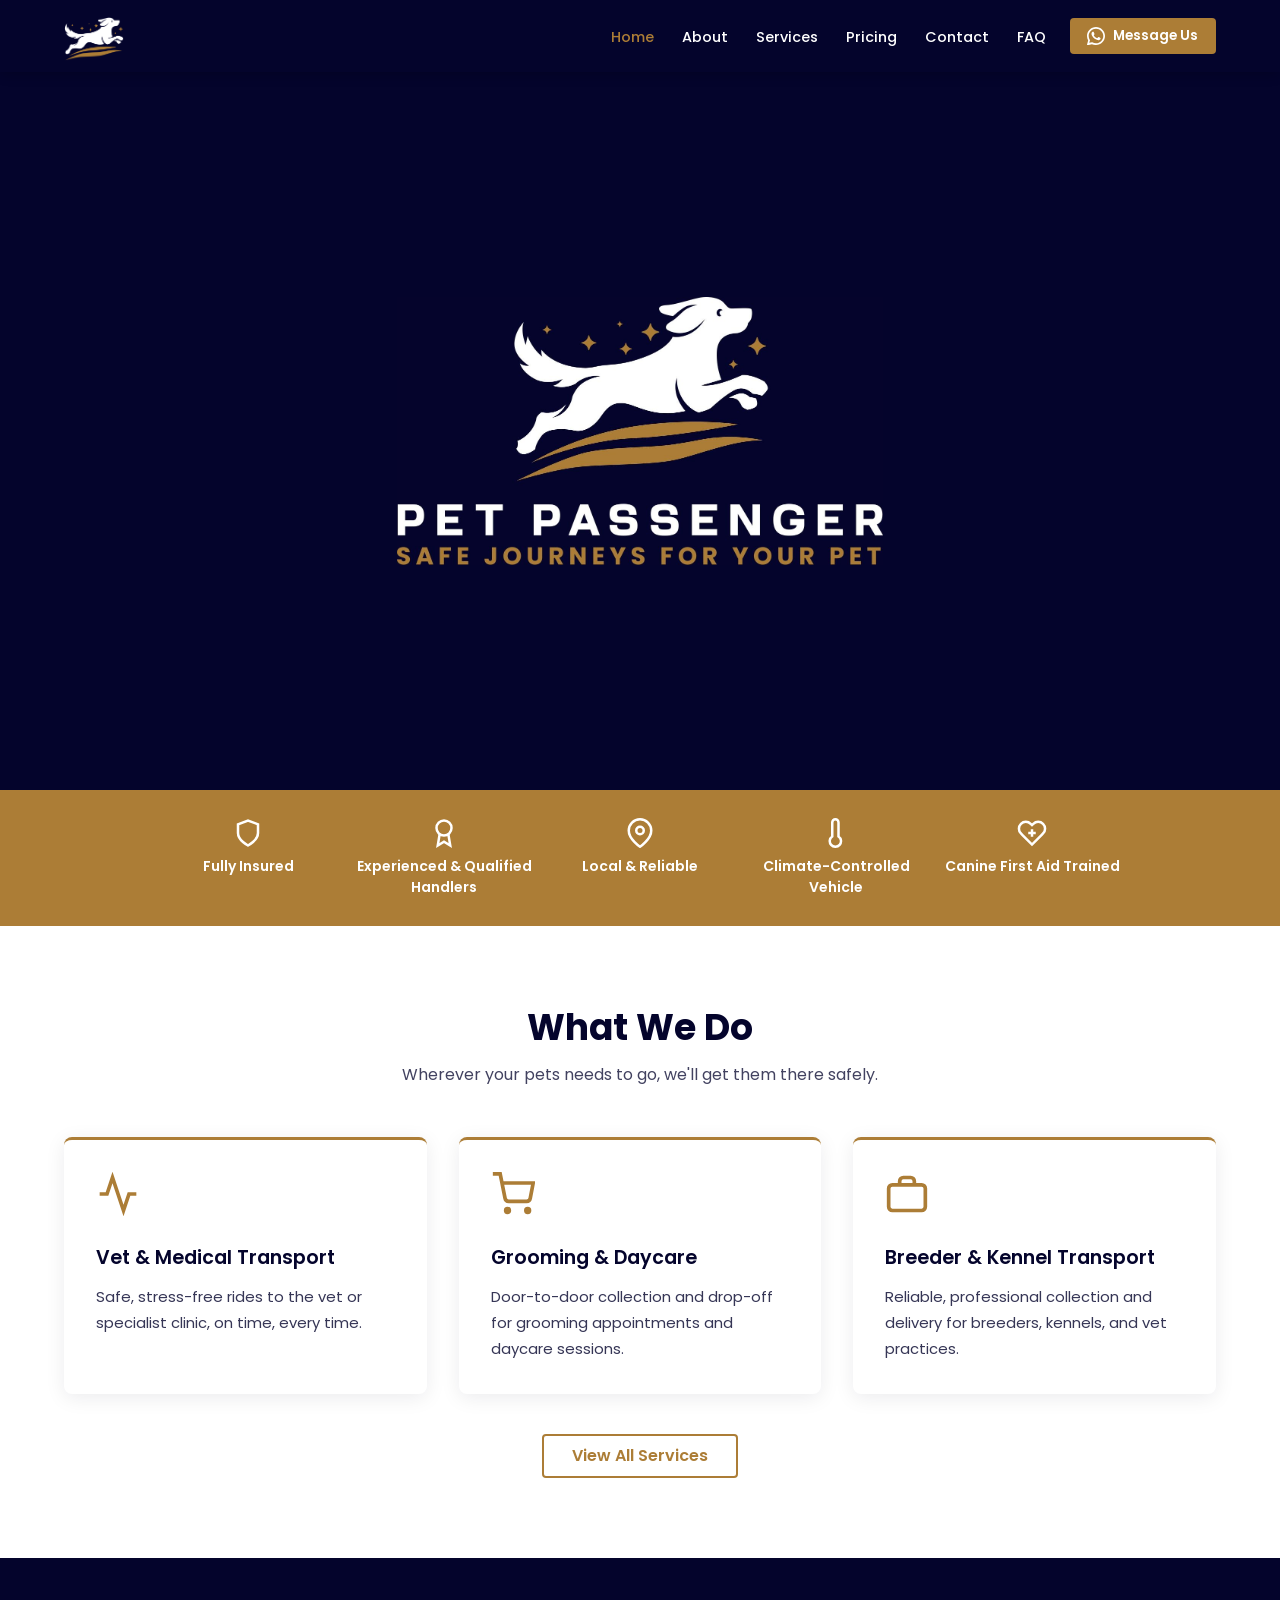
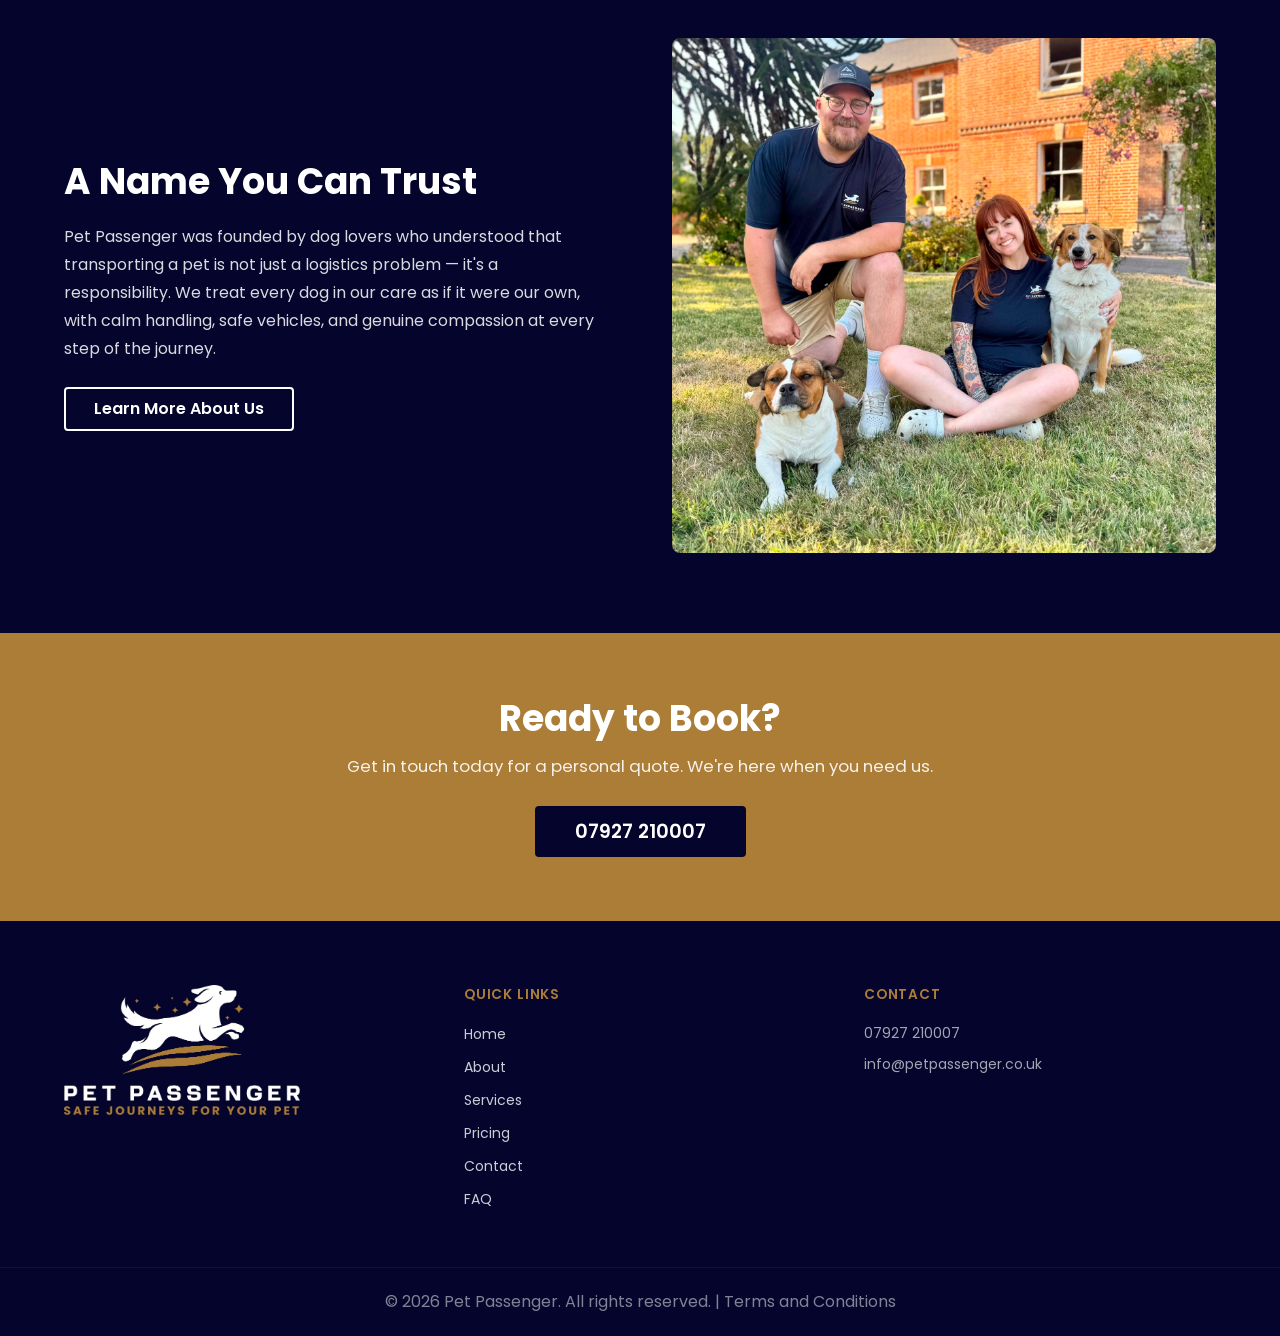
<file: index.html>
<!doctype html>
<html lang="en">
  <head>
    <meta charset="UTF-8" />
    <meta name="viewport" content="width=device-width, initial-scale=1.0" />
    <title>Pet Passenger — Safe Journeys for Your Pet</title>
    <meta
      name="description"
      content="Professional local dog transportation. Safe, insured, GPS-tracked. Call us for a quote."
    />
    <link rel="stylesheet" href="style.css" />
  </head>

  <body>
    <!-- NAV -->
    <nav class="nav">
      <div class="nav__inner">
        <a href="index.html" class="nav__logo">
          <img src="images/logo_dog_no_space.png" class="nav_icon" />
        </a>
        <button
          class="nav__hamburger"
          aria-label="Toggle menu"
          aria-expanded="false"
        >
          <span></span><span></span><span></span>
        </button>
        <ul class="nav__links">
          <li><a href="index.html" class="active">Home</a></li>
          <li><a href="about.html">About</a></li>
          <li><a href="services.html">Services</a></li>
          <li><a href="pricing.html">Pricing</a></li>
          <li><a href="contact.html">Contact</a></li>
          <li><a href="faq.html">FAQ</a></li>
        </ul>
        <a
          href="https://wa.me/447927210007"
          target="_blank"
          rel="noopener noreferrer"
          class="btn btn--gold nav__cta"
          style="display: inline-flex; align-items: center; gap: 0.5rem"
          ><svg
            xmlns="http://www.w3.org/2000/svg"
            viewBox="0 0 24 24"
            fill="currentColor"
            style="width: 18px; height: 18px; flex-shrink: 0"
            aria-hidden="true"
          >
            <path
              d="M17.472 14.382c-.297-.149-1.758-.867-2.03-.967-.273-.099-.471-.148-.67.15-.197.297-.767.966-.94 1.164-.173.199-.347.223-.644.075-.297-.15-1.255-.463-2.39-1.475-.883-.788-1.48-1.761-1.653-2.059-.173-.297-.018-.458.13-.606.134-.133.298-.347.446-.52.149-.174.198-.298.298-.497.099-.198.05-.371-.025-.52-.075-.149-.669-1.612-.916-2.207-.242-.579-.487-.5-.669-.51-.173-.008-.371-.01-.57-.01-.198 0-.52.074-.792.372-.272.297-1.04 1.016-1.04 2.479 0 1.462 1.065 2.875 1.213 3.074.149.198 2.096 3.2 5.077 4.487.709.306 1.262.489 1.694.625.712.227 1.36.195 1.871.118.571-.085 1.758-.719 2.006-1.413.248-.694.248-1.289.173-1.413-.074-.124-.272-.198-.57-.347z"
            />
            <path
              d="M12 0C5.373 0 0 5.373 0 12c0 2.124.558 4.121 1.535 5.857L.057 23.428a.75.75 0 0 0 .921.921l5.571-1.478A11.952 11.952 0 0 0 12 24c6.627 0 12-5.373 12-12S18.627 0 12 0zm0 21.75a9.694 9.694 0 0 1-4.947-1.355l-.355-.211-3.683.976.991-3.617-.23-.373A9.722 9.722 0 0 1 2.25 12C2.25 6.615 6.615 2.25 12 2.25S21.75 6.615 21.75 12 17.385 21.75 12 21.75z"
            />
          </svg>
          Message Us</a
        >
      </div>
    </nav>

    <!-- HERO -->
    <section class="hero">
      <img
        src="images/full_logo_no_space.jpg"
        alt="Dog safely transported by Pet Passenger"
        class="hero__bg"
      />
    </section>

    <!-- TRUST BAR -->
    <section class="trust-bar">
      <div class="container">
        <div class="trust-bar__grid">
          <div class="trust-bar__item">
            <svg
              class="trust-bar__icon"
              viewBox="0 0 24 24"
              fill="none"
              stroke="currentColor"
              stroke-width="2"
              aria-hidden="true"
            >
              <path d="M12 22s8-4 8-10V5l-8-3-8 3v7c0 6 8 10 8 10z" />
            </svg>
            <span>Fully Insured</span>
          </div>
          <div class="trust-bar__item">
            <svg
              class="trust-bar__icon"
              viewBox="0 0 24 24"
              fill="none"
              stroke="currentColor"
              stroke-width="2"
              aria-hidden="true"
            >
              <circle cx="12" cy="8" r="6" />
              <path d="M15.477 12.89L17 22l-5-3-5 3 1.523-9.11" />
            </svg>
            <span>Experienced &amp; Qualified Handlers</span>
          </div>
          <div class="trust-bar__item">
            <svg
              class="trust-bar__icon"
              viewBox="0 0 24 24"
              fill="none"
              stroke="currentColor"
              stroke-width="2"
              aria-hidden="true"
            >
              <path d="M21 10c0 7-9 13-9 13s-9-6-9-13a9 9 0 0 1 18 0z" />
              <circle cx="12" cy="10" r="3" />
            </svg>
            <span>Local &amp; Reliable</span>
          </div>
          <div class="trust-bar__item">
            <svg
              class="trust-bar__icon"
              viewBox="0 0 24 24"
              fill="none"
              stroke="currentColor"
              stroke-width="2"
              aria-hidden="true"
            >
              <path
                d="M14 14.76V3.5a2.5 2.5 0 0 0-5 0v11.26a4.5 4.5 0 1 0 5 0z"
              />
            </svg>
            <span>Climate-Controlled Vehicle</span>
          </div>
          <div class="trust-bar__item">
            <svg
              class="trust-bar__icon"
              viewBox="0 0 24 24"
              fill="none"
              stroke="currentColor"
              stroke-width="2"
              aria-hidden="true"
            >
              <path
                d="M20.84 4.61a5.5 5.5 0 0 0-7.78 0L12 5.67l-1.06-1.06a5.5 5.5 0 0 0-7.78 7.78l1.06 1.06L12 21.23l7.78-7.78 1.06-1.06a5.5 5.5 0 0 0 0-7.78z"
              />
              <line x1="12" y1="9" x2="12" y2="15" />
              <line x1="9" y1="12" x2="15" y2="12" />
            </svg>
            <span>Canine First Aid Trained</span>
          </div>
        </div>
      </div>
    </section>

    <!-- SERVICES SNAPSHOT -->
    <section class="section">
      <div class="container">
        <div class="section__title">
          <h2>What We Do</h2>
          <p>Wherever your pets needs to go, we'll get them there safely.</p>
        </div>
        <div class="card-grid">
          <div class="card">
            <svg
              class="card__icon"
              viewBox="0 0 24 24"
              fill="none"
              stroke="currentColor"
              stroke-width="2"
              aria-hidden="true"
            >
              <path d="M22 12h-4l-3 9L9 3l-3 9H2" />
            </svg>
            <h3>Vet &amp; Medical Transport</h3>
            <p>
              Safe, stress-free rides to the vet or specialist clinic, on time,
              every time.
            </p>
          </div>
          <div class="card">
            <svg
              class="card__icon"
              viewBox="0 0 24 24"
              fill="none"
              stroke="currentColor"
              stroke-width="2"
              aria-hidden="true"
            >
              <circle cx="9" cy="21" r="1" />
              <circle cx="20" cy="21" r="1" />
              <path
                d="M1 1h4l2.68 13.39a2 2 0 0 0 2 1.61h9.72a2 2 0 0 0 2-1.61L23 6H6"
              />
            </svg>
            <h3>Grooming &amp; Daycare</h3>
            <p>
              Door-to-door collection and drop-off for grooming appointments and
              daycare sessions.
            </p>
          </div>
          <div class="card">
            <svg
              class="card__icon"
              viewBox="0 0 24 24"
              fill="none"
              stroke="currentColor"
              stroke-width="2"
              aria-hidden="true"
            >
              <rect x="2" y="7" width="20" height="14" rx="2" />
              <path d="M16 7V5a2 2 0 0 0-2-2h-4a2 2 0 0 0-2 2v2" />
            </svg>
            <h3>Breeder &amp; Kennel Transport</h3>
            <p>
              Reliable, professional collection and delivery for breeders,
              kennels, and vet practices.
            </p>
          </div>
        </div>
        <div style="text-align: center; margin-top: 2.5rem">
          <a href="services.html" class="btn btn--outline">View All Services</a>
        </div>
      </div>
    </section>

    <!-- ABOUT TEASER -->
    <section class="section section--navy about-teaser">
      <div class="container about-teaser__inner">
        <div class="about-teaser__text">
          <h2>A Name You Can Trust</h2>
          <p>
            Pet Passenger was founded by dog lovers who understood that
            transporting a pet is not just a logistics problem — it's a
            responsibility. We treat every dog in our care as if it were our
            own, with calm handling, safe vehicles, and genuine compassion at
            every step of the journey.
          </p>
          <a
            href="about.html"
            class="btn btn--outline"
            style="
              margin-top: 1.5rem;
              border-color: var(--white);
              color: var(--white);
            "
            >Learn More About Us</a
          >
        </div>
        <div class="about-teaser__image">
          <img
            src="images/pet-passenger-crew.jpeg"
            alt="Pet Passenger team with a dog"
          />
        </div>
      </div>
    </section>

    <!-- TESTIMONIALS (commented out until real reviews are available)
    <section class="section testimonials">
      <div class="container">
        <div class="section__title">
          <h2>What Our Customers Say</h2>
        </div>
        <div class="testimonials__grid">
          <blockquote class="testimonial">
            <p>
              "Pet Passenger took such great care of our golden retriever. He
              arrived calm and happy — I couldn't ask for more."
            </p>
            <cite>— Sarah M., dog owner</cite>
          </blockquote>
          <blockquote class="testimonial">
            <p>
              "We use Pet Passenger for all our kennel transfers. Punctual,
              professional, and the dogs always arrive stress-free."
            </p>
            <cite>— James L., kennels manager</cite>
          </blockquote>
          <blockquote class="testimonial">
            <p>
              "I was nervous about getting my rescue to the vet, but the team
              put both me and my dog completely at ease."
            </p>
            <cite>— Priya K., pet owner</cite>
          </blockquote>
        </div>
      </div>
    </section>
    -->

    <!-- CTA BANNER -->
    <section class="section--gold cta-banner">
      <div class="container">
        <h2>Ready to Book?</h2>
        <p>
          Get in touch today for a personal quote. We're here when you need us.
        </p>
        <a
          href="tel:+4407927210007"
          class="btn"
          style="
            background: var(--navy);
            color: var(--white);
            margin-top: 1.5rem;
            font-size: 1.2rem;
            padding: 1rem 2.5rem;
          "
          >07927 210007</a
        >
      </div>
    </section>

    <!-- FOOTER -->
    <footer class="footer">
      <div class="footer__inner">
        <div class="footer__col">
          <img src="images/full_logo_no_space.jpg" alt="" />
        </div>
        <div class="footer__col">
          <h3>Quick Links</h3>
          <ul>
            <li><a href="index.html">Home</a></li>
            <li><a href="about.html">About</a></li>
            <li><a href="services.html">Services</a></li>
            <li><a href="pricing.html">Pricing</a></li>
            <li><a href="contact.html">Contact</a></li>
            <li><a href="faq.html">FAQ</a></li>
          </ul>
        </div>
        <div class="footer__col">
          <h3>Contact</h3>
          <p><a href="tel:+4407927210007">07927 210007</a></p>
          <p>
            <a href="mailto:info@petpassenger.co.uk">info@petpassenger.co.uk</a>
          </p>
        </div>
      </div>
      <div class="footer__bottom">
        <p>
          &copy; 2026 Pet Passenger. All rights reserved. |
          <a href="terms-and-conditions.html">Terms and Conditions</a>
        </p>
      </div>
    </footer>

    <script src="script.js"></script>
  </body>
</html>
</file>
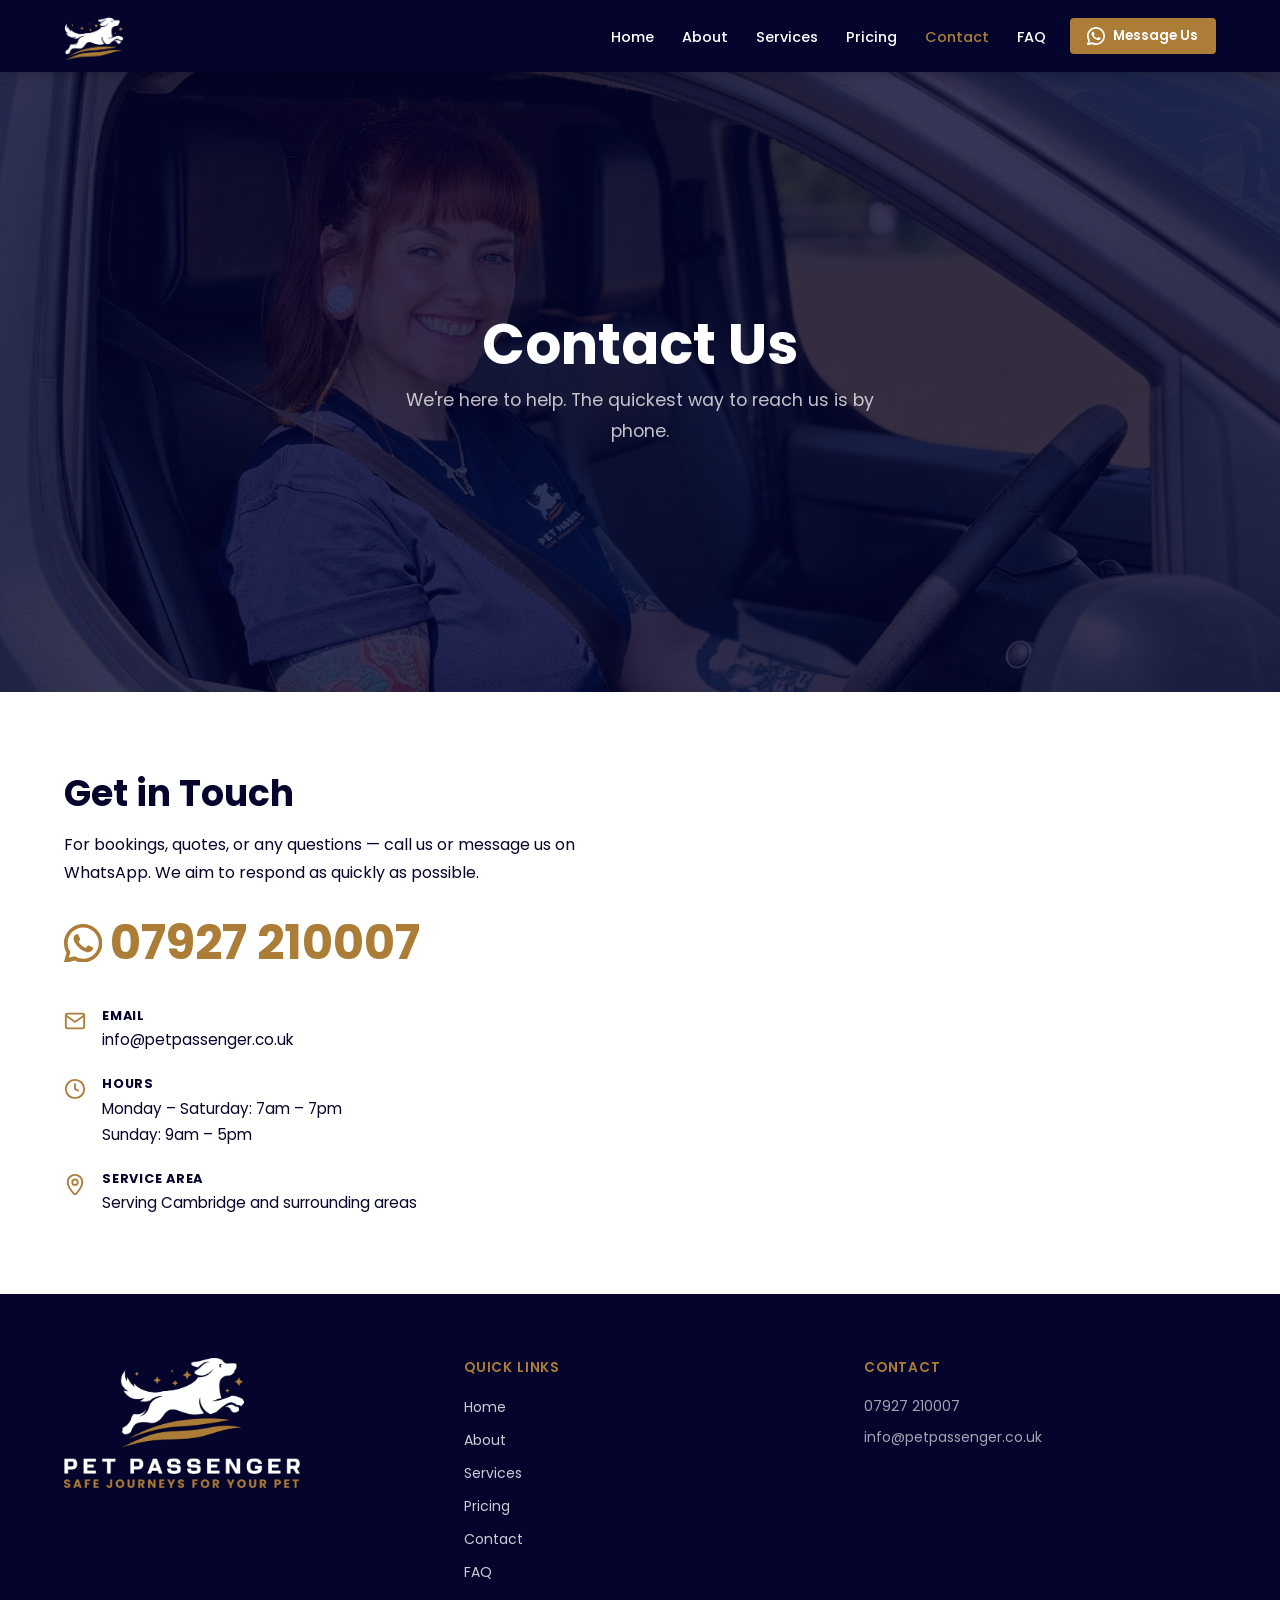
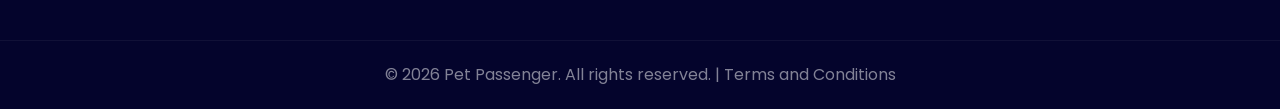
<file: contact.html>
<!doctype html>
<html lang="en">
  <head>
    <meta charset="UTF-8" />
    <meta name="viewport" content="width=device-width, initial-scale=1.0" />
    <title>Contact — Pet Passenger</title>
    <meta
      name="description"
      content="Contact Pet Passenger. Call 07927 210007 or email info@petpassenger.co.uk for dog transportation."
    />
    <link rel="stylesheet" href="style.css" />
  </head>
  <body>
    <!-- NAV -->
    <nav class="nav">
      <div class="nav__inner">
        <a href="index.html" class="nav__logo">
          <img src="images/logo_dog_no_space.png" class="nav_icon" />
        </a>
        <button
          class="nav__hamburger"
          aria-label="Toggle menu"
          aria-expanded="false"
        >
          <span></span><span></span><span></span>
        </button>
        <ul class="nav__links">
          <li><a href="index.html">Home</a></li>
          <li><a href="about.html">About</a></li>
          <li><a href="services.html">Services</a></li>
          <li><a href="pricing.html">Pricing</a></li>
          <li><a href="contact.html" class="active">Contact</a></li>
          <li><a href="faq.html">FAQ</a></li>
        </ul>
        <a
          href="https://wa.me/447927210007"
          target="_blank"
          rel="noopener noreferrer"
          class="btn btn--gold nav__cta"
          style="display: inline-flex; align-items: center; gap: 0.5rem"
          ><svg
            xmlns="http://www.w3.org/2000/svg"
            viewBox="0 0 24 24"
            fill="currentColor"
            style="width: 18px; height: 18px; flex-shrink: 0"
            aria-hidden="true"
          >
            <path
              d="M17.472 14.382c-.297-.149-1.758-.867-2.03-.967-.273-.099-.471-.148-.67.15-.197.297-.767.966-.94 1.164-.173.199-.347.223-.644.075-.297-.15-1.255-.463-2.39-1.475-.883-.788-1.48-1.761-1.653-2.059-.173-.297-.018-.458.13-.606.134-.133.298-.347.446-.52.149-.174.198-.298.298-.497.099-.198.05-.371-.025-.52-.075-.149-.669-1.612-.916-2.207-.242-.579-.487-.5-.669-.51-.173-.008-.371-.01-.57-.01-.198 0-.52.074-.792.372-.272.297-1.04 1.016-1.04 2.479 0 1.462 1.065 2.875 1.213 3.074.149.198 2.096 3.2 5.077 4.487.709.306 1.262.489 1.694.625.712.227 1.36.195 1.871.118.571-.085 1.758-.719 2.006-1.413.248-.694.248-1.289.173-1.413-.074-.124-.272-.198-.57-.347z"
            />
            <path
              d="M12 0C5.373 0 0 5.373 0 12c0 2.124.558 4.121 1.535 5.857L.057 23.428a.75.75 0 0 0 .921.921l5.571-1.478A11.952 11.952 0 0 0 12 24c6.627 0 12-5.373 12-12S18.627 0 12 0zm0 21.75a9.694 9.694 0 0 1-4.947-1.355l-.355-.211-3.683.976.991-3.617-.23-.373A9.722 9.722 0 0 1 2.25 12C2.25 6.615 6.615 2.25 12 2.25S21.75 6.615 21.75 12 17.385 21.75 12 21.75z"
            />
          </svg>
          Message Us</a
        >
      </div>
    </nav>

    <!-- PAGE HERO -->
    <section class="page-hero">
      <img
        src="images/Contact-Us.jpeg"
        alt="Dog in Pet Passenger vehicle"
        class="page-hero__bg"
      />
      <div class="page-hero__content container">
        <h1>Contact Us</h1>
        <p>We're here to help. The quickest way to reach us is by phone.</p>
      </div>
    </section>

    <!-- CONTACT INFO -->
    <section class="section">
      <div class="container contact-layout">
        <div class="contact-primary">
          <h2>Get in Touch</h2>
          <p>
            For bookings, quotes, or any questions — call us or message us on WhatsApp. We aim to respond as quickly as possible.
          </p>
          <a
            href="https://wa.me/447927210007"
            target="_blank"
            rel="noopener noreferrer"
            class="contact-phone"
            style="display: inline-flex; align-items: center; gap: 0.5rem"
          >
            <svg
              xmlns="http://www.w3.org/2000/svg"
              viewBox="0 0 24 24"
              fill="currentColor"
              style="width: 0.8em; height: 0.8em; flex-shrink: 0"
              aria-hidden="true"
            >
              <path
                d="M17.472 14.382c-.297-.149-1.758-.867-2.03-.967-.273-.099-.471-.148-.67.15-.197.297-.767.966-.94 1.164-.173.199-.347.223-.644.075-.297-.15-1.255-.463-2.39-1.475-.883-.788-1.48-1.761-1.653-2.059-.173-.297-.018-.458.13-.606.134-.133.298-.347.446-.52.149-.174.198-.298.298-.497.099-.198.05-.371-.025-.52-.075-.149-.669-1.612-.916-2.207-.242-.579-.487-.5-.669-.51-.173-.008-.371-.01-.57-.01-.198 0-.52.074-.792.372-.272.297-1.04 1.016-1.04 2.479 0 1.462 1.065 2.875 1.213 3.074.149.198 2.096 3.2 5.077 4.487.709.306 1.262.489 1.694.625.712.227 1.36.195 1.871.118.571-.085 1.758-.719 2.006-1.413.248-.694.248-1.289.173-1.413-.074-.124-.272-.198-.57-.347z"
              />
              <path
                d="M12 0C5.373 0 0 5.373 0 12c0 2.124.558 4.121 1.535 5.857L.057 23.428a.75.75 0 0 0 .921.921l5.571-1.478A11.952 11.952 0 0 0 12 24c6.627 0 12-5.373 12-12S18.627 0 12 0zm0 21.75a9.694 9.694 0 0 1-4.947-1.355l-.355-.211-3.683.976.991-3.617-.23-.373A9.722 9.722 0 0 1 2.25 12C2.25 6.615 6.615 2.25 12 2.25S21.75 6.615 21.75 12 17.385 21.75 12 21.75z"
              />
            </svg>
            07927 210007
          </a>
          <div class="contact-details">
            <div class="contact-detail">
              <svg
                viewBox="0 0 24 24"
                fill="none"
                stroke="currentColor"
                stroke-width="2"
                aria-hidden="true"
              >
                <path
                  d="M4 4h16c1.1 0 2 .9 2 2v12c0 1.1-.9 2-2 2H4c-1.1 0-2-.9-2-2V6c0-1.1.9-2 2-2z"
                />
                <polyline points="22,6 12,13 2,6" />
              </svg>
              <div>
                <strong>Email</strong>
                <a href="mailto:info@petpassenger.co.uk"
                  >info@petpassenger.co.uk</a
                >
              </div>
            </div>
            <div class="contact-detail">
              <svg
                viewBox="0 0 24 24"
                fill="none"
                stroke="currentColor"
                stroke-width="2"
                aria-hidden="true"
              >
                <circle cx="12" cy="12" r="10" />
                <polyline points="12 6 12 12 16 14" />
              </svg>
              <div>
                <strong>Hours</strong>
                <span>Monday – Saturday: 7am – 7pm</span>
                <span>Sunday: 9am – 5pm</span>
              </div>
            </div>
            <div class="contact-detail">
              <svg
                viewBox="0 0 24 24"
                fill="none"
                stroke="currentColor"
                stroke-width="2"
                aria-hidden="true"
              >
                <circle cx="12" cy="10" r="3" />
                <path
                  d="M12 2a8 8 0 0 0-8 8c0 5.25 8 14 8 14s8-8.75 8-14a8 8 0 0 0-8-8z"
                />
              </svg>
              <div>
                <strong>Service Area</strong>
                <span>Serving Cambridge and surrounding areas</span>
              </div>
            </div>
          </div>
        </div>

        <div class="contact-map">
          <iframe
            src="https://maps.google.com/maps?q=Cambridge,+UK&t=&z=13&ie=UTF8&iwloc=&output=embed"
            width="100%"
            height="380"
            style="border: 0"
            allowfullscreen=""
            loading="lazy"
            referrerpolicy="no-referrer-when-downgrade"
            title="Pet Passenger service area — Cambridge"
          ></iframe>
        </div>
      </div>
    </section>

    <!-- FOOTER -->
    <footer class="footer">
      <div class="footer__inner">
        <div class="footer__col">
          <img src="images/full_logo_no_space.jpg" alt="Pet Passenger" />
        </div>
        <div class="footer__col">
          <h3>Quick Links</h3>
          <ul>
            <li><a href="index.html">Home</a></li>
            <li><a href="about.html">About</a></li>
            <li><a href="services.html">Services</a></li>
            <li><a href="pricing.html">Pricing</a></li>
            <li><a href="contact.html">Contact</a></li>
            <li><a href="faq.html">FAQ</a></li>
          </ul>
        </div>
        <div class="footer__col">
          <h3>Contact</h3>
          <p><a href="tel:+4407927210007">07927 210007</a></p>
          <p>
            <a href="mailto:info@petpassenger.co.uk">info@petpassenger.co.uk</a>
          </p>
        </div>
      </div>
      <div class="footer__bottom">
        <p>
          &copy; 2026 Pet Passenger. All rights reserved. |
          <a href="terms-and-conditions.html">Terms and Conditions</a>
        </p>
      </div>
    </footer>

    <script src="script.js"></script>
  </body>
</html>
</file>
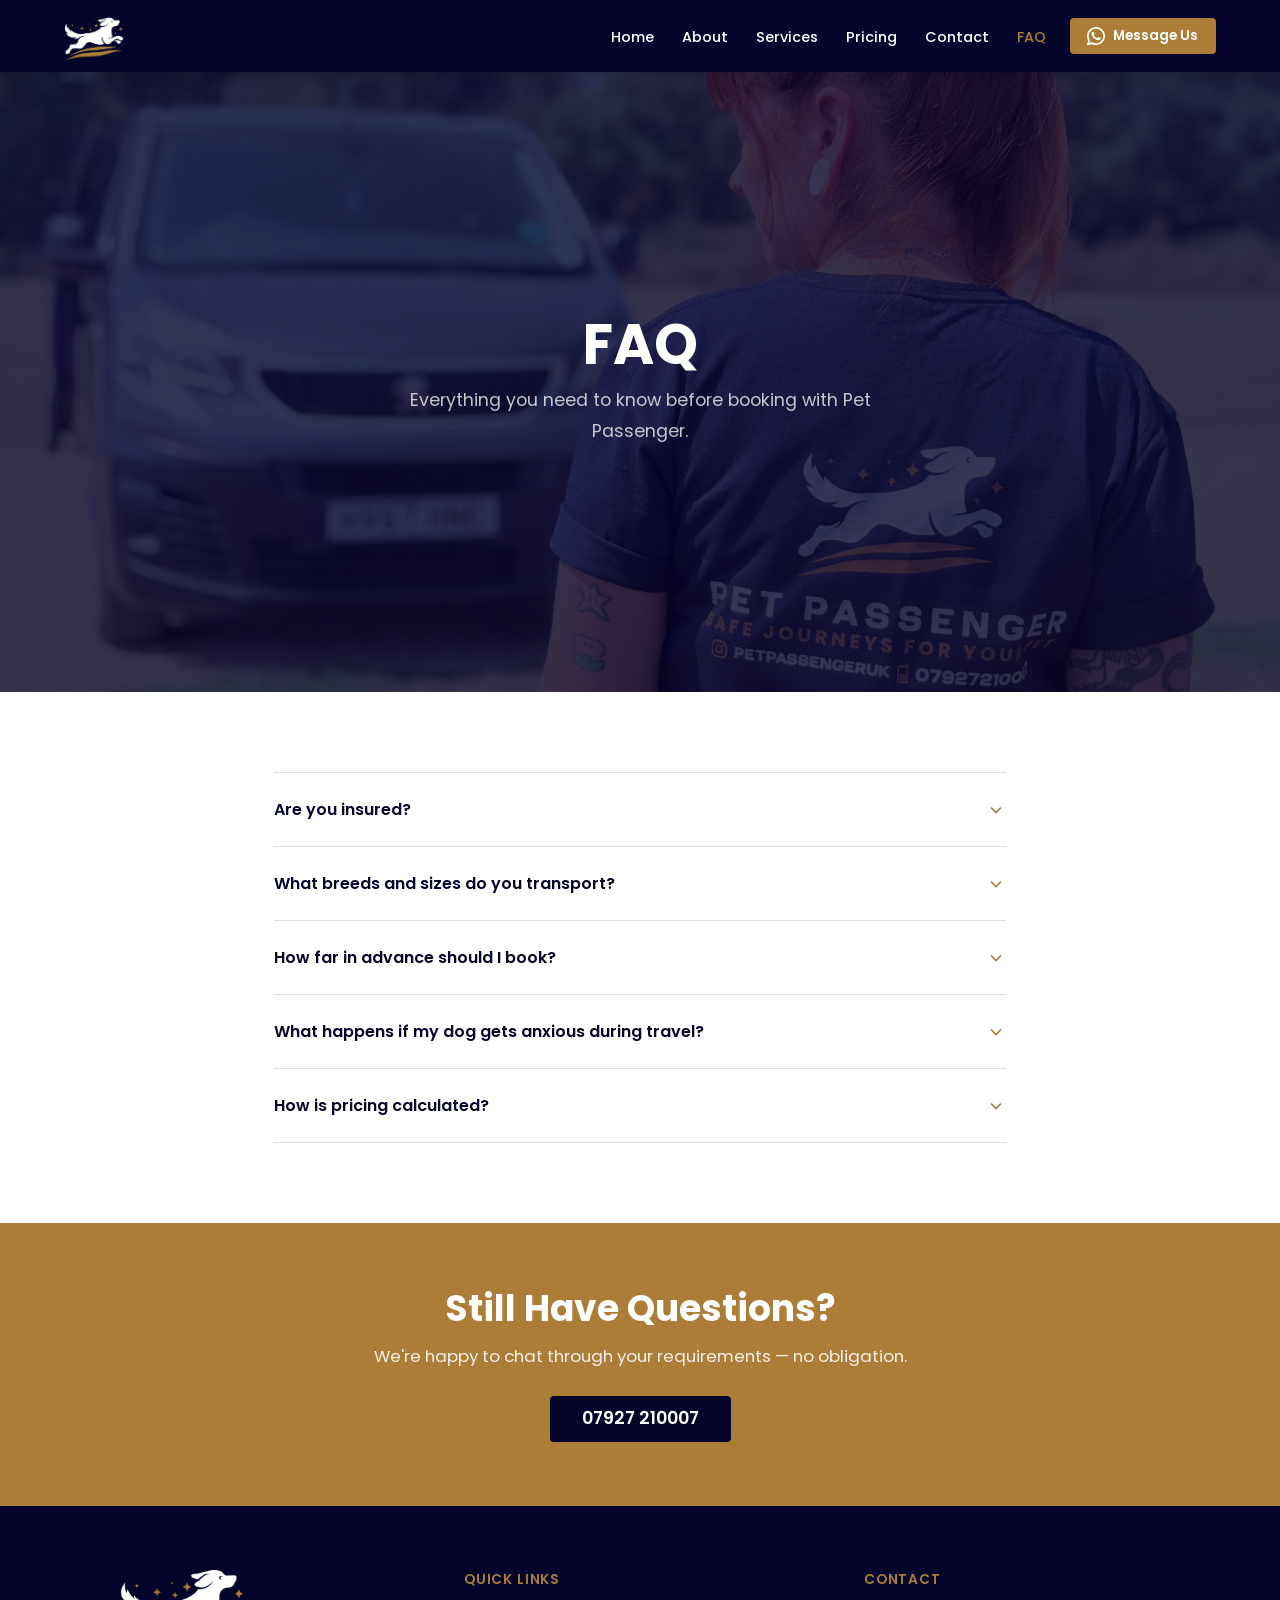
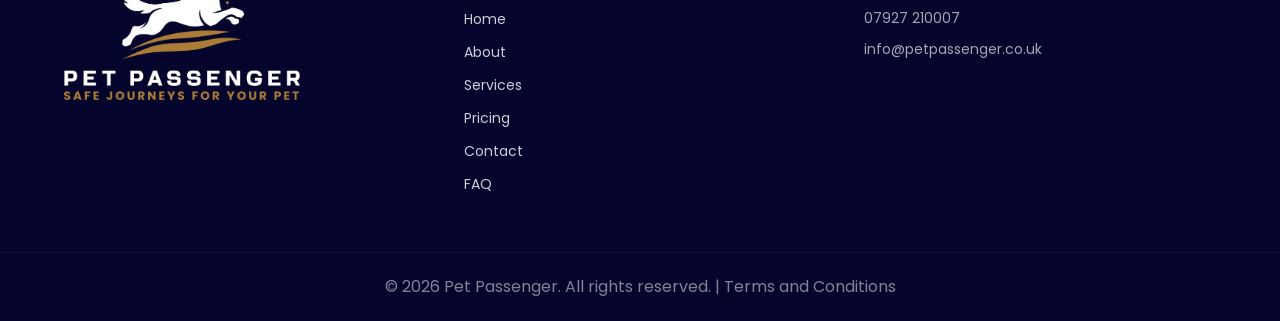
<file: faq.html>
<!doctype html>
<html lang="en">
  <head>
    <meta charset="UTF-8" />
    <meta name="viewport" content="width=device-width, initial-scale=1.0" />
    <title>FAQ — Pet Passenger</title>
    <meta
      name="description"
      content="Frequently asked questions about Pet Passenger dog transportation."
    />
    <link rel="stylesheet" href="style.css" />
  </head>
  <body>
    <!-- NAV -->
    <nav class="nav">
      <div class="nav__inner">
        <a href="index.html" class="nav__logo">
          <img src="images/logo_dog_no_space.png" class="nav_icon" />
        </a>
        <button
          class="nav__hamburger"
          aria-label="Toggle menu"
          aria-expanded="false"
        >
          <span></span><span></span><span></span>
        </button>
        <ul class="nav__links">
          <li><a href="index.html">Home</a></li>
          <li><a href="about.html">About</a></li>
          <li><a href="services.html">Services</a></li>
          <li><a href="pricing.html">Pricing</a></li>
          <li><a href="contact.html">Contact</a></li>
          <li><a href="faq.html" class="active">FAQ</a></li>
        </ul>
        <a
          href="https://wa.me/447927210007"
          target="_blank"
          rel="noopener noreferrer"
          class="btn btn--gold nav__cta"
          style="display: inline-flex; align-items: center; gap: 0.5rem"
          ><svg
            xmlns="http://www.w3.org/2000/svg"
            viewBox="0 0 24 24"
            fill="currentColor"
            style="width: 18px; height: 18px; flex-shrink: 0"
            aria-hidden="true"
          >
            <path
              d="M17.472 14.382c-.297-.149-1.758-.867-2.03-.967-.273-.099-.471-.148-.67.15-.197.297-.767.966-.94 1.164-.173.199-.347.223-.644.075-.297-.15-1.255-.463-2.39-1.475-.883-.788-1.48-1.761-1.653-2.059-.173-.297-.018-.458.13-.606.134-.133.298-.347.446-.52.149-.174.198-.298.298-.497.099-.198.05-.371-.025-.52-.075-.149-.669-1.612-.916-2.207-.242-.579-.487-.5-.669-.51-.173-.008-.371-.01-.57-.01-.198 0-.52.074-.792.372-.272.297-1.04 1.016-1.04 2.479 0 1.462 1.065 2.875 1.213 3.074.149.198 2.096 3.2 5.077 4.487.709.306 1.262.489 1.694.625.712.227 1.36.195 1.871.118.571-.085 1.758-.719 2.006-1.413.248-.694.248-1.289.173-1.413-.074-.124-.272-.198-.57-.347z"
            />
            <path
              d="M12 0C5.373 0 0 5.373 0 12c0 2.124.558 4.121 1.535 5.857L.057 23.428a.75.75 0 0 0 .921.921l5.571-1.478A11.952 11.952 0 0 0 12 24c6.627 0 12-5.373 12-12S18.627 0 12 0zm0 21.75a9.694 9.694 0 0 1-4.947-1.355l-.355-.211-3.683.976.991-3.617-.23-.373A9.722 9.722 0 0 1 2.25 12C2.25 6.615 6.615 2.25 12 2.25S21.75 6.615 21.75 12 17.385 21.75 12 21.75z"
            />
          </svg>
          Message Us</a
        >
      </div>
    </nav>

    <!-- PAGE HERO -->
    <section class="page-hero">
      <img
        src="images/FAQ.jpeg"
        alt="Dog in Pet Passenger vehicle"
        class="page-hero__bg"
        style="object-position: center 60%"
      />
      <div class="page-hero__content container">
        <h1>FAQ</h1>
        <p>Everything you need to know before booking with Pet Passenger.</p>
      </div>
    </section>

    <!-- FAQ ACCORDION -->
    <section class="section">
      <div class="container faq-container">
        <div class="faq__item">
          <button class="faq__question" aria-expanded="false">
            Are you insured?
            <svg
              class="faq__chevron"
              viewBox="0 0 24 24"
              fill="none"
              stroke="currentColor"
              stroke-width="2"
              aria-hidden="true"
            >
              <polyline points="6 9 12 15 18 9" />
            </svg>
          </button>
          <div class="faq__answer">
            <p>
              <b>Yes.</b> Pet Passenger holds full public liability insurance
              and specialist animal-in-transit insurance. All our vehicles and
              drivers are fully insured for the transportation of animals,
              giving you added peace of mind while your pet is in our care.
            </p>
          </div>
        </div>

        <div class="faq__item">
          <button class="faq__question" aria-expanded="false">
            What breeds and sizes do you transport?
            <svg
              class="faq__chevron"
              viewBox="0 0 24 24"
              fill="none"
              stroke="currentColor"
              stroke-width="2"
              aria-hidden="true"
            >
              <polyline points="6 9 12 15 18 9" />
            </svg>
          </button>
          <div class="faq__answer">
            <p>
              We transport dogs of all breeds and sizes, from small toy breeds
              to large and giant breeds. Every dog travels in an appropriately
              sized, secure crate to ensure a safe, comfortable journey. We have
              experience transporting dogs with a wide range of personalities,
              ages, and needs, and we tailor our approach to suit each
              individual dog. If you have a particularly large, unusual, or
              special-needs breed, please let us know when booking so we can
              make any necessary arrangements to ensure they're as comfortable
              as possible. Your dog's safety, comfort, and wellbeing are our
              priority from pickup to drop-off.
            </p>
          </div>
        </div>

        <div class="faq__item">
          <button class="faq__question" aria-expanded="false">
            How far in advance should I book?
            <svg
              class="faq__chevron"
              viewBox="0 0 24 24"
              fill="none"
              stroke="currentColor"
              stroke-width="2"
              aria-hidden="true"
            >
              <polyline points="6 9 12 15 18 9" />
            </svg>
          </button>
          <div class="faq__answer">
            <p>
              We recommend booking at least 48 hours in advance to secure your
              preferred spot. If you know about an upcoming appointment—such as
              a vet visit, grooming session, daycare, or boarding—we encourage
              you to book as early as possible, especially during busy periods.
              For regular appointments, such as weekly vet visits, recurring
              grooming trips, or daycare, we're happy to arrange a standing
              schedule for your convenience. We also occasionally have same-day
              availability, so if you need transport at short notice, give us a
              call and we'll do our very best to accommodate you whenever
              possible.
            </p>
          </div>
        </div>

        <div class="faq__item">
          <button class="faq__question" aria-expanded="false">
            What happens if my dog gets anxious during travel?
            <svg
              class="faq__chevron"
              viewBox="0 0 24 24"
              fill="none"
              stroke="currentColor"
              stroke-width="2"
              aria-hidden="true"
            >
              <polyline points="6 9 12 15 18 9" />
            </svg>
          </button>
          <div class="faq__answer">
            <p>
              All our drivers are trained in calm, compassionate animal
              handling, and we have experience working with dogs of all
              temperaments, including those who feel anxious when travelling. We
              use individual travelling spaces, which many dogs find reassuring
              and help create a calm environment. For dogs with known travel
              anxiety, we recommend bringing a familiar blanket or favourite toy
              to help them feel more secure. If you're concerned, please let us
              know when booking so we can plan ahead and give your dog the extra
              care and attention they may need. Your dog's comfort, happiness,
              and wellbeing will always be our priority. We never rush an
              anxious dog and will take the time needed to help them settle,
              working at their own pace to make the experience as calm and
              positive as possible. We do not administer sedatives. If your vet
              has recommended sedation for travel, please let us know in advance
              so we can make the appropriate arrangements.
            </p>
          </div>
        </div>

        <div class="faq__item">
          <button class="faq__question" aria-expanded="false">
            How is pricing calculated?
            <svg
              class="faq__chevron"
              viewBox="0 0 24 24"
              fill="none"
              stroke="currentColor"
              stroke-width="2"
              aria-hidden="true"
            >
              <polyline points="6 9 12 15 18 9" />
            </svg>
          </button>
          <div class="faq__answer">
            <p>
              Our prices are based on the overall journey. We have a standard
              rate for local journeys, with a small additional charge for longer
              distances outside our standard service area. Simply let us know
              your pick-up and drop-off locations, and we’ll provide you with a
              personalised quote before confirming your booking.
            </p>
          </div>
        </div>
      </div>
    </section>

    <!-- CTA -->
    <section class="section--gold cta-banner">
      <div class="container">
        <h2>Still Have Questions?</h2>
        <p>We're happy to chat through your requirements — no obligation.</p>
        <a
          href="tel:+4407927210007"
          class="btn"
          style="
            background: var(--navy);
            color: var(--white);
            margin-top: 1.5rem;
            font-size: 1.1rem;
            padding: 0.9rem 2rem;
          "
          >07927 210007</a
        >
      </div>
    </section>

    <!-- FOOTER -->
    <footer class="footer">
      <div class="footer__inner">
        <div class="footer__col">
          <img src="images/full_logo_no_space.jpg" alt="Pet Passenger" />
        </div>
        <div class="footer__col">
          <h3>Quick Links</h3>
          <ul>
            <li><a href="index.html">Home</a></li>
            <li><a href="about.html">About</a></li>
            <li><a href="services.html">Services</a></li>
            <li><a href="pricing.html">Pricing</a></li>
            <li><a href="contact.html">Contact</a></li>
            <li><a href="faq.html">FAQ</a></li>
          </ul>
        </div>
        <div class="footer__col">
          <h3>Contact</h3>
          <p><a href="tel:+4407927210007">07927 210007</a></p>
          <p>
            <a href="mailto:info@petpassenger.co.uk">info@petpassenger.co.uk</a>
          </p>
        </div>
      </div>
      <div class="footer__bottom">
        <p>
          &copy; 2026 Pet Passenger. All rights reserved. |
          <a href="terms-and-conditions.html">Terms and Conditions</a>
        </p>
      </div>
    </footer>

    <script src="script.js"></script>
  </body>
</html>
</file>
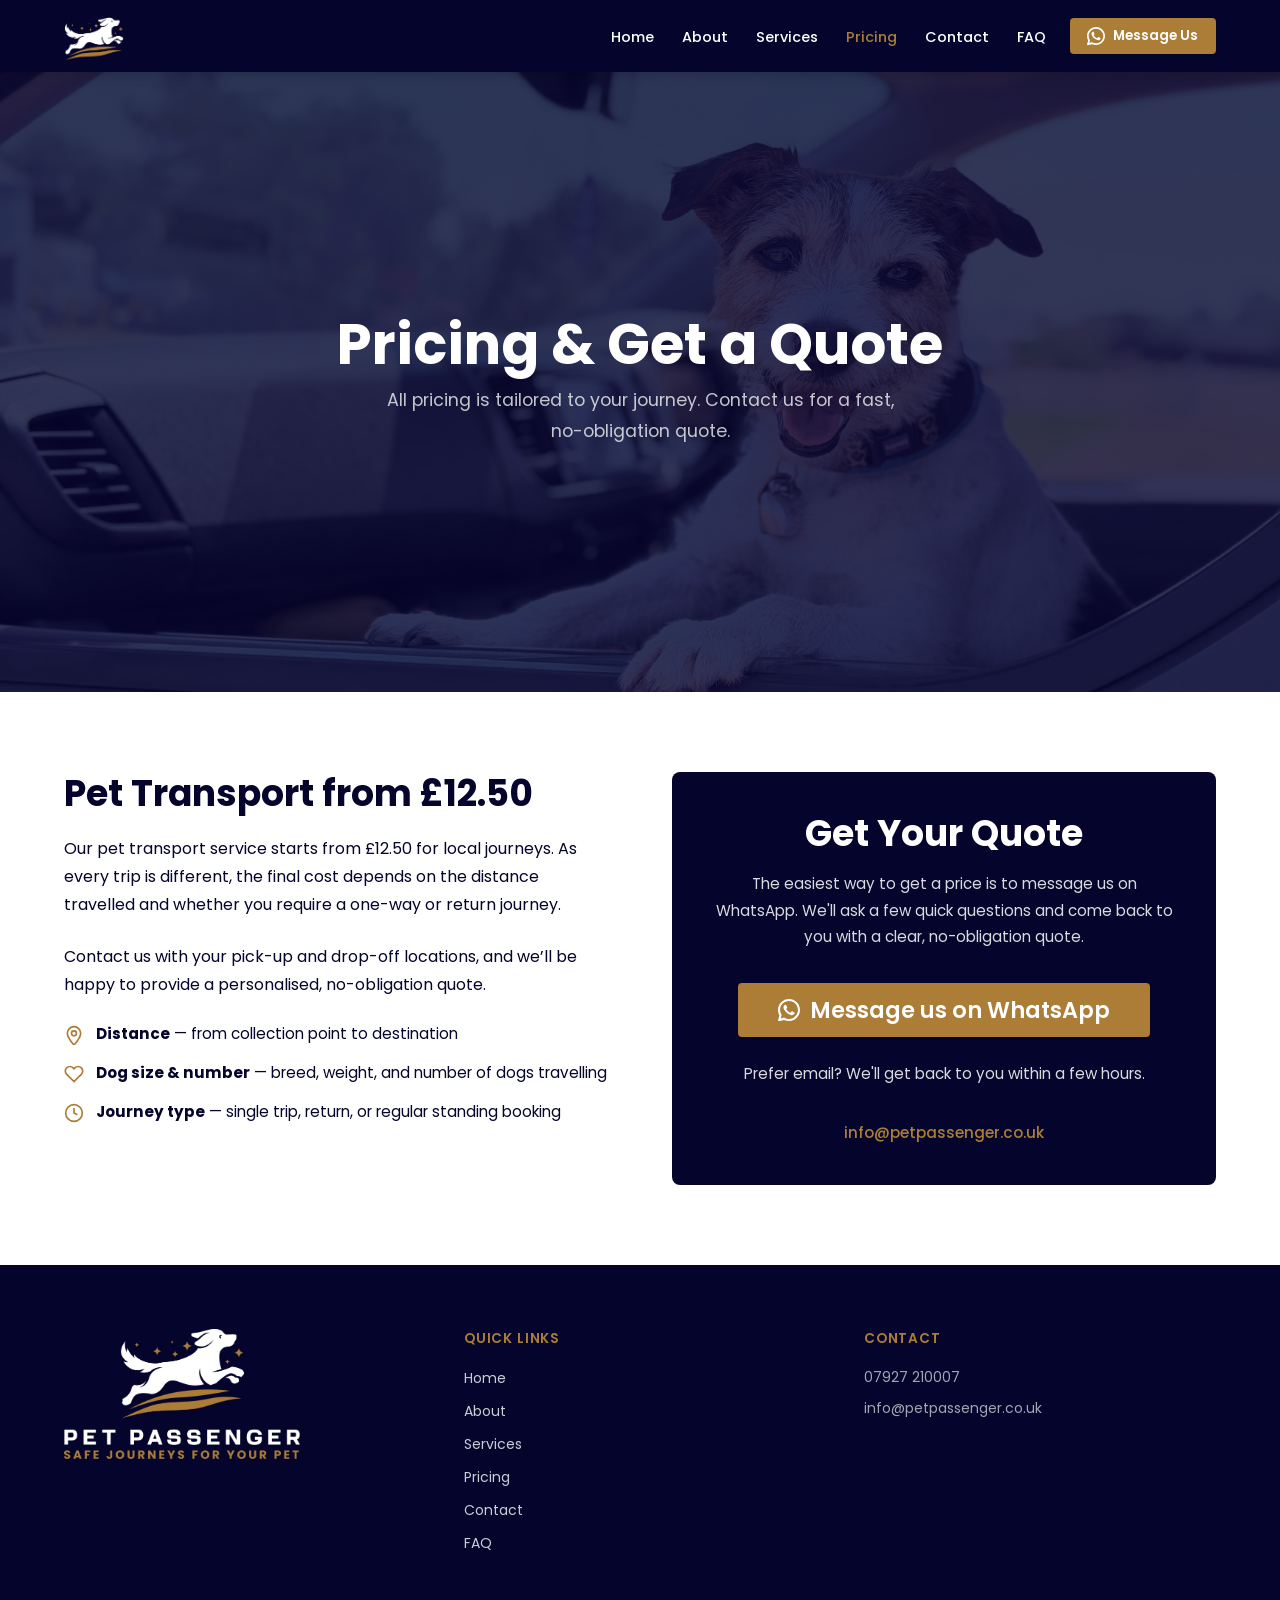
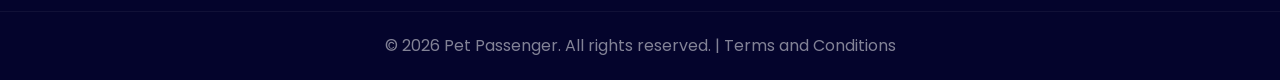
<file: pricing.html>
<!doctype html>
<html lang="en">
  <head>
    <meta charset="UTF-8" />
    <meta name="viewport" content="width=device-width, initial-scale=1.0" />
    <title>Pricing — Pet Passenger</title>
    <meta
      name="description"
      content="Get a quote for dog transportation. Call us for fast, bespoke pricing based on your journey."
    />
    <link rel="stylesheet" href="style.css" />
  </head>
  <body>
    <!-- NAV -->
    <nav class="nav">
      <div class="nav__inner">
        <a href="index.html" class="nav__logo">
          <img src="images/logo_dog_no_space.png" class="nav_icon" />
        </a>
        <button
          class="nav__hamburger"
          aria-label="Toggle menu"
          aria-expanded="false"
        >
          <span></span><span></span><span></span>
        </button>
        <ul class="nav__links">
          <li><a href="index.html">Home</a></li>
          <li><a href="about.html">About</a></li>
          <li><a href="services.html">Services</a></li>
          <li><a href="pricing.html" class="active">Pricing</a></li>
          <li><a href="contact.html">Contact</a></li>
          <li><a href="faq.html">FAQ</a></li>
        </ul>
        <a
          href="https://wa.me/447927210007"
          target="_blank"
          rel="noopener noreferrer"
          class="btn btn--gold nav__cta"
          style="display: inline-flex; align-items: center; gap: 0.5rem"
          ><svg
            xmlns="http://www.w3.org/2000/svg"
            viewBox="0 0 24 24"
            fill="currentColor"
            style="width: 18px; height: 18px; flex-shrink: 0"
            aria-hidden="true"
          >
            <path
              d="M17.472 14.382c-.297-.149-1.758-.867-2.03-.967-.273-.099-.471-.148-.67.15-.197.297-.767.966-.94 1.164-.173.199-.347.223-.644.075-.297-.15-1.255-.463-2.39-1.475-.883-.788-1.48-1.761-1.653-2.059-.173-.297-.018-.458.13-.606.134-.133.298-.347.446-.52.149-.174.198-.298.298-.497.099-.198.05-.371-.025-.52-.075-.149-.669-1.612-.916-2.207-.242-.579-.487-.5-.669-.51-.173-.008-.371-.01-.57-.01-.198 0-.52.074-.792.372-.272.297-1.04 1.016-1.04 2.479 0 1.462 1.065 2.875 1.213 3.074.149.198 2.096 3.2 5.077 4.487.709.306 1.262.489 1.694.625.712.227 1.36.195 1.871.118.571-.085 1.758-.719 2.006-1.413.248-.694.248-1.289.173-1.413-.074-.124-.272-.198-.57-.347z"
            />
            <path
              d="M12 0C5.373 0 0 5.373 0 12c0 2.124.558 4.121 1.535 5.857L.057 23.428a.75.75 0 0 0 .921.921l5.571-1.478A11.952 11.952 0 0 0 12 24c6.627 0 12-5.373 12-12S18.627 0 12 0zm0 21.75a9.694 9.694 0 0 1-4.947-1.355l-.355-.211-3.683.976.991-3.617-.23-.373A9.722 9.722 0 0 1 2.25 12C2.25 6.615 6.615 2.25 12 2.25S21.75 6.615 21.75 12 17.385 21.75 12 21.75z"
            />
          </svg>
          Message Us</a
        >
      </div>
    </nav>

    <!-- PAGE HERO -->
    <section class="page-hero">
      <img
        src="images/Pricing.jpeg"
        alt="Dog in Pet Passenger vehicle"
        class="page-hero__bg"
        style="object-position: center 30%"
      />
      <div class="page-hero__content container">
        <h1>Pricing &amp; Get a Quote</h1>
        <p>
          All pricing is tailored to your journey. Contact us for a fast,
          no-obligation quote.
        </p>
      </div>
    </section>

    <!-- PRICING CONTENT -->
    <section class="section">
      <div class="container pricing-content">
        <div class="pricing-statement">
          <h2>Pet Transport from £12.50</h2>
          <p>
            Our pet transport service starts from £12.50 for local journeys. As
            every trip is different, the final cost depends on the distance
            travelled and whether you require a one-way or return journey.
          </p>
          <p>
            Contact us with your pick-up and drop-off locations, and we’ll be
            happy to provide a personalised, no-obligation quote.
          </p>
          <ul class="pricing-factors">
            <li>
              <svg
                viewBox="0 0 24 24"
                fill="none"
                stroke="currentColor"
                stroke-width="2"
                aria-hidden="true"
              >
                <circle cx="12" cy="10" r="3" />
                <path
                  d="M12 2a8 8 0 0 0-8 8c0 5.25 8 14 8 14s8-8.75 8-14a8 8 0 0 0-8-8z"
                />
              </svg>
              <span
                ><strong>Distance</strong> — from collection point to
                destination</span
              >
            </li>
            <li>
              <svg
                viewBox="0 0 24 24"
                fill="none"
                stroke="currentColor"
                stroke-width="2"
                aria-hidden="true"
              >
                <path
                  d="M20.84 4.61a5.5 5.5 0 0 0-7.78 0L12 5.67l-1.06-1.06a5.5 5.5 0 0 0-7.78 7.78l1.06 1.06L12 21.23l7.78-7.78 1.06-1.06a5.5 5.5 0 0 0 0-7.78z"
                />
              </svg>
              <span
                ><strong>Dog size &amp; number</strong> — breed, weight, and
                number of dogs travelling</span
              >
            </li>
            <li>
              <svg
                viewBox="0 0 24 24"
                fill="none"
                stroke="currentColor"
                stroke-width="2"
                aria-hidden="true"
              >
                <circle cx="12" cy="12" r="10" />
                <polyline points="12 6 12 12 16 14" />
              </svg>
              <span
                ><strong>Journey type</strong> — single trip, return, or regular
                standing booking</span
              >
            </li>
          </ul>
        </div>

        <div class="pricing-cta-box">
          <h2>Get Your Quote</h2>
          <p>
            The easiest way to get a price is to message us on WhatsApp. We'll
            ask a few quick questions and come back to you with a clear,
            no-obligation quote.
          </p>
          <a
            href="https://wa.me/447927210007"
            target="_blank"
            rel="noopener noreferrer"
            class="btn btn--gold pricing-phone"
            style="display: inline-flex; align-items: center; gap: 0.6rem"
          >
            <svg
              xmlns="http://www.w3.org/2000/svg"
              viewBox="0 0 24 24"
              fill="currentColor"
              style="width: 22px; height: 22px; flex-shrink: 0"
              aria-hidden="true"
            >
              <path
                d="M17.472 14.382c-.297-.149-1.758-.867-2.03-.967-.273-.099-.471-.148-.67.15-.197.297-.767.966-.94 1.164-.173.199-.347.223-.644.075-.297-.15-1.255-.463-2.39-1.475-.883-.788-1.48-1.761-1.653-2.059-.173-.297-.018-.458.13-.606.134-.133.298-.347.446-.52.149-.174.198-.298.298-.497.099-.198.05-.371-.025-.52-.075-.149-.669-1.612-.916-2.207-.242-.579-.487-.5-.669-.51-.173-.008-.371-.01-.57-.01-.198 0-.52.074-.792.372-.272.297-1.04 1.016-1.04 2.479 0 1.462 1.065 2.875 1.213 3.074.149.198 2.096 3.2 5.077 4.487.709.306 1.262.489 1.694.625.712.227 1.36.195 1.871.118.571-.085 1.758-.719 2.006-1.413.248-.694.248-1.289.173-1.413-.074-.124-.272-.198-.57-.347z"
              />
              <path
                d="M12 0C5.373 0 0 5.373 0 12c0 2.124.558 4.121 1.535 5.857L.057 23.428a.75.75 0 0 0 .921.921l5.571-1.478A11.952 11.952 0 0 0 12 24c6.627 0 12-5.373 12-12S18.627 0 12 0zm0 21.75a9.694 9.694 0 0 1-4.947-1.355l-.355-.211-3.683.976.991-3.617-.23-.373A9.722 9.722 0 0 1 2.25 12C2.25 6.615 6.615 2.25 12 2.25S21.75 6.615 21.75 12 17.385 21.75 12 21.75z"
              />
            </svg>
            Message us on WhatsApp
          </a>
          <p class="pricing-email-note">
            Prefer email? We'll get back to you within a few hours.
          </p>
          <a href="mailto:info@petpassenger.co.uk" class="pricing-email-link"
            >info@petpassenger.co.uk</a
          >
        </div>
      </div>
    </section>

    <!-- FOOTER -->
    <footer class="footer">
      <div class="footer__inner">
        <div class="footer__col">
          <img src="images/full_logo_no_space.jpg" alt="Pet Passenger" />
        </div>
        <div class="footer__col">
          <h3>Quick Links</h3>
          <ul>
            <li><a href="index.html">Home</a></li>
            <li><a href="about.html">About</a></li>
            <li><a href="services.html">Services</a></li>
            <li><a href="pricing.html">Pricing</a></li>
            <li><a href="contact.html">Contact</a></li>
            <li><a href="faq.html">FAQ</a></li>
          </ul>
        </div>
        <div class="footer__col">
          <h3>Contact</h3>
          <p><a href="tel:+4407927210007">07927 210007</a></p>
          <p>
            <a href="mailto:info@petpassenger.co.uk">info@petpassenger.co.uk</a>
          </p>
        </div>
      </div>
      <div class="footer__bottom">
        <p>
          &copy; 2026 Pet Passenger. All rights reserved. |
          <a href="terms-and-conditions.html">Terms and Conditions</a>
        </p>
      </div>
    </footer>

    <script src="script.js"></script>
  </body>
</html>
</file>
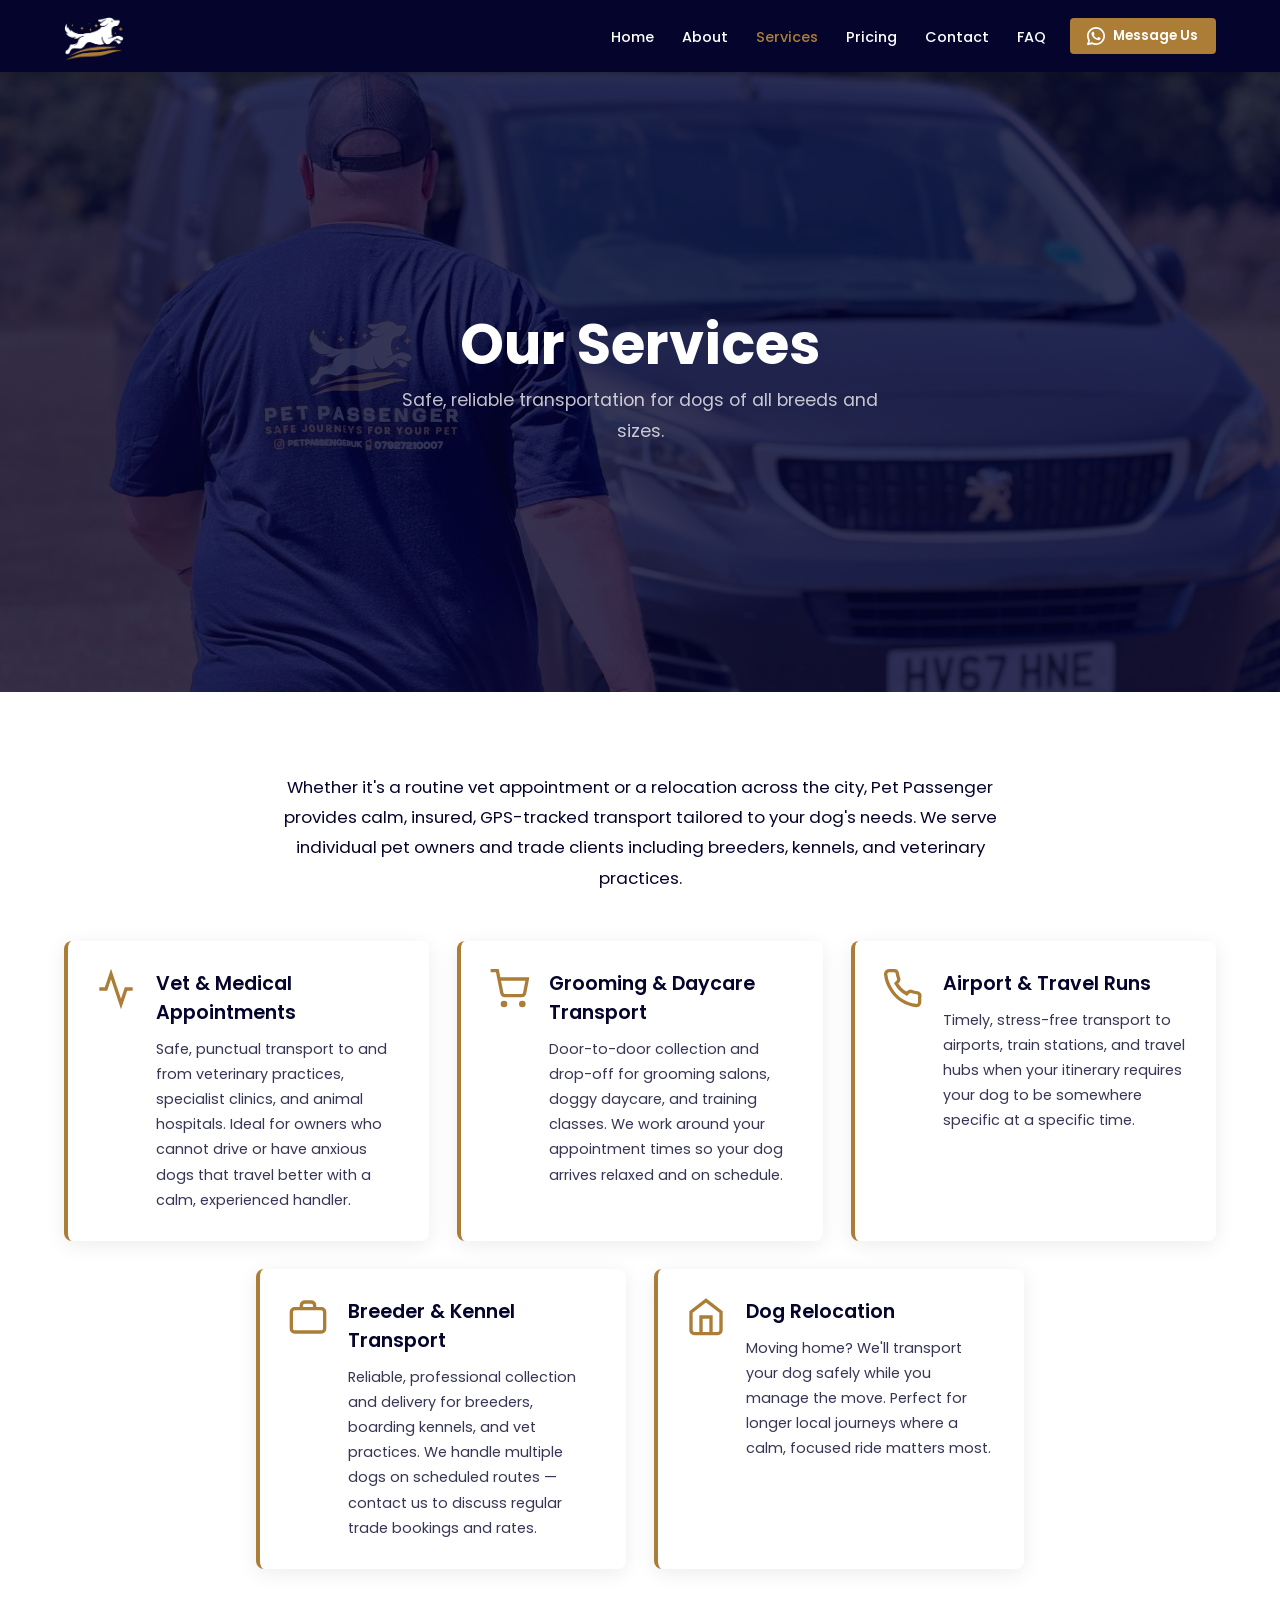
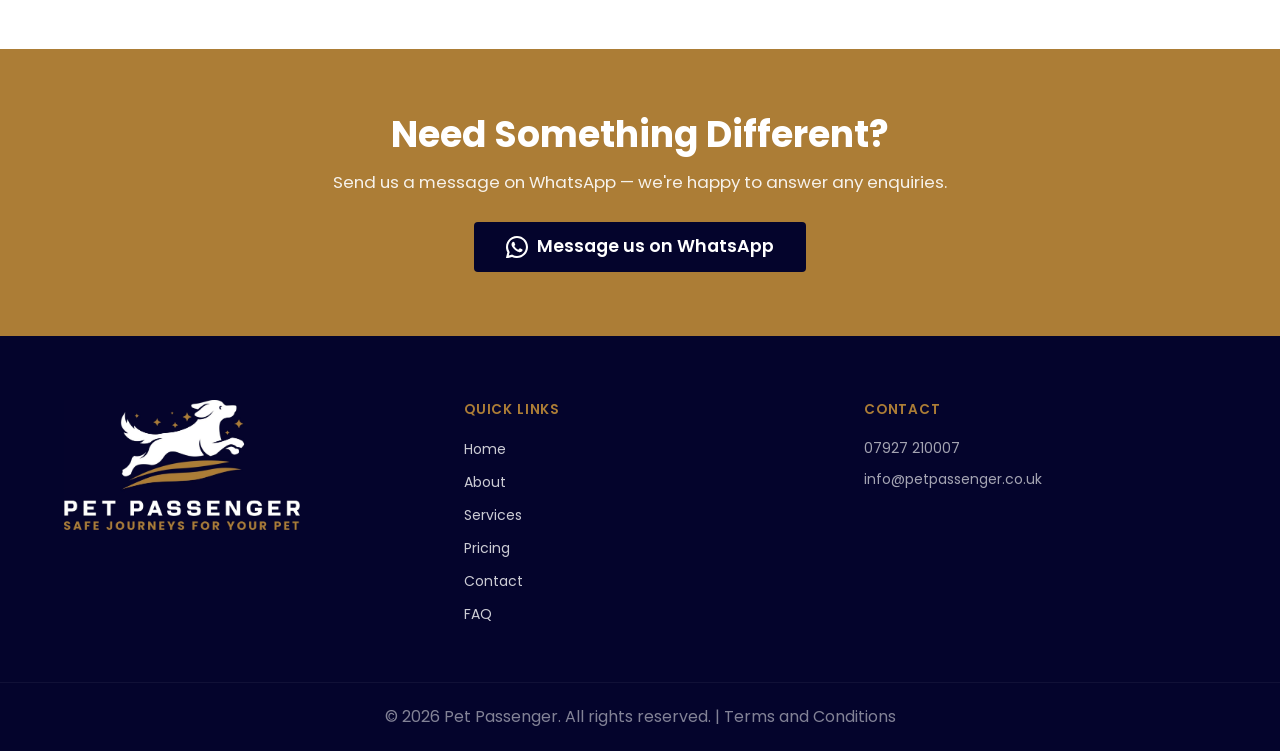
<file: services.html>
<!doctype html>
<html lang="en">
  <head>
    <meta charset="UTF-8" />
    <meta name="viewport" content="width=device-width, initial-scale=1.0" />
    <title>Services — Pet Passenger</title>
    <meta
      name="description"
      content="Dog transportation services: vet trips, grooming, airport runs, breeder transfers, and relocation."
    />
    <link rel="stylesheet" href="style.css" />
  </head>
  <body>
    <!-- NAV -->
    <nav class="nav">
      <div class="nav__inner">
        <a href="index.html" class="nav__logo">
          <img src="images/logo_dog_no_space.png" class="nav_icon" />
        </a>
        <button
          class="nav__hamburger"
          aria-label="Toggle menu"
          aria-expanded="false"
        >
          <span></span><span></span><span></span>
        </button>
        <ul class="nav__links">
          <li><a href="index.html">Home</a></li>
          <li><a href="about.html">About</a></li>
          <li><a href="services.html" class="active">Services</a></li>
          <li><a href="pricing.html">Pricing</a></li>
          <li><a href="contact.html">Contact</a></li>
          <li><a href="faq.html">FAQ</a></li>
        </ul>
        <a
          href="https://wa.me/447927210007"
          target="_blank"
          rel="noopener noreferrer"
          class="btn btn--gold nav__cta"
          style="display: inline-flex; align-items: center; gap: 0.5rem"
          ><svg
            xmlns="http://www.w3.org/2000/svg"
            viewBox="0 0 24 24"
            fill="currentColor"
            style="width: 18px; height: 18px; flex-shrink: 0"
            aria-hidden="true"
          >
            <path
              d="M17.472 14.382c-.297-.149-1.758-.867-2.03-.967-.273-.099-.471-.148-.67.15-.197.297-.767.966-.94 1.164-.173.199-.347.223-.644.075-.297-.15-1.255-.463-2.39-1.475-.883-.788-1.48-1.761-1.653-2.059-.173-.297-.018-.458.13-.606.134-.133.298-.347.446-.52.149-.174.198-.298.298-.497.099-.198.05-.371-.025-.52-.075-.149-.669-1.612-.916-2.207-.242-.579-.487-.5-.669-.51-.173-.008-.371-.01-.57-.01-.198 0-.52.074-.792.372-.272.297-1.04 1.016-1.04 2.479 0 1.462 1.065 2.875 1.213 3.074.149.198 2.096 3.2 5.077 4.487.709.306 1.262.489 1.694.625.712.227 1.36.195 1.871.118.571-.085 1.758-.719 2.006-1.413.248-.694.248-1.289.173-1.413-.074-.124-.272-.198-.57-.347z"
            />
            <path
              d="M12 0C5.373 0 0 5.373 0 12c0 2.124.558 4.121 1.535 5.857L.057 23.428a.75.75 0 0 0 .921.921l5.571-1.478A11.952 11.952 0 0 0 12 24c6.627 0 12-5.373 12-12S18.627 0 12 0zm0 21.75a9.694 9.694 0 0 1-4.947-1.355l-.355-.211-3.683.976.991-3.617-.23-.373A9.722 9.722 0 0 1 2.25 12C2.25 6.615 6.615 2.25 12 2.25S21.75 6.615 21.75 12 17.385 21.75 12 21.75z"
            />
          </svg>
          Message Us</a
        >
      </div>
    </nav>

    <!-- PAGE HERO -->
    <section class="page-hero">
      <img
        src="images/Services.jpeg"
        alt="Dog in Pet Passenger vehicle"
        class="page-hero__bg"
        style="object-position: center 45%"
      />
      <div class="page-hero__content container">
        <h1>Our Services</h1>
        <p>Safe, reliable transportation for dogs of all breeds and sizes.</p>
      </div>
    </section>

    <!-- INTRO + SERVICE CARDS -->
    <section class="section">
      <div class="container">
        <p class="services-intro">
          Whether it's a routine vet appointment or a relocation across the
          city, Pet Passenger provides calm, insured, GPS-tracked transport
          tailored to your dog's needs. We serve individual pet owners and trade
          clients including breeders, kennels, and veterinary practices.
        </p>

        <div class="services-grid">
          <div class="service-card">
            <div class="service-card__icon">
              <svg
                viewBox="0 0 24 24"
                fill="none"
                stroke="currentColor"
                stroke-width="2"
                aria-hidden="true"
              >
                <path d="M22 12h-4l-3 9L9 3l-3 9H2" />
              </svg>
            </div>
            <div class="service-card__body">
              <h3>Vet &amp; Medical Appointments</h3>
              <p>
                Safe, punctual transport to and from veterinary practices,
                specialist clinics, and animal hospitals. Ideal for owners who
                cannot drive or have anxious dogs that travel better with a
                calm, experienced handler.
              </p>
            </div>
          </div>

          <div class="service-card">
            <div class="service-card__icon">
              <svg
                viewBox="0 0 24 24"
                fill="none"
                stroke="currentColor"
                stroke-width="2"
                aria-hidden="true"
              >
                <circle cx="9" cy="21" r="1" />
                <circle cx="20" cy="21" r="1" />
                <path
                  d="M1 1h4l2.68 13.39a2 2 0 0 0 2 1.61h9.72a2 2 0 0 0 2-1.61L23 6H6"
                />
              </svg>
            </div>
            <div class="service-card__body">
              <h3>Grooming &amp; Daycare Transport</h3>
              <p>
                Door-to-door collection and drop-off for grooming salons, doggy
                daycare, and training classes. We work around your appointment
                times so your dog arrives relaxed and on schedule.
              </p>
            </div>
          </div>

          <div class="service-card">
            <div class="service-card__icon">
              <svg
                viewBox="0 0 24 24"
                fill="none"
                stroke="currentColor"
                stroke-width="2"
                aria-hidden="true"
              >
                <path
                  d="M22 16.92v3a2 2 0 0 1-2.18 2 19.79 19.79 0 0 1-8.63-3.07A19.5 19.5 0 0 1 4.69 12a19.79 19.79 0 0 1-3.07-8.67A2 2 0 0 1 3.62 1h3a2 2 0 0 1 2 1.72c.127.96.361 1.903.7 2.81a2 2 0 0 1-.45 2.11L7.91 8.6a16 16 0 0 0 6.29 6.29l.96-.96a2 2 0 0 1 2.11-.45c.907.339 1.85.573 2.81.7A2 2 0 0 1 22 16.92z"
                />
              </svg>
            </div>
            <div class="service-card__body">
              <h3>Airport &amp; Travel Runs</h3>
              <p>
                Timely, stress-free transport to airports, train stations, and
                travel hubs when your itinerary requires your dog to be
                somewhere specific at a specific time.
              </p>
            </div>
          </div>

          <div class="service-card">
            <div class="service-card__icon">
              <svg
                viewBox="0 0 24 24"
                fill="none"
                stroke="currentColor"
                stroke-width="2"
                aria-hidden="true"
              >
                <rect x="2" y="7" width="20" height="14" rx="2" />
                <path d="M16 7V5a2 2 0 0 0-2-2h-4a2 2 0 0 0-2 2v2" />
              </svg>
            </div>
            <div class="service-card__body">
              <h3>Breeder &amp; Kennel Transport</h3>
              <p>
                Reliable, professional collection and delivery for breeders,
                boarding kennels, and vet practices. We handle multiple dogs on
                scheduled routes — contact us to discuss regular trade bookings
                and rates.
              </p>
            </div>
          </div>

          <div class="service-card">
            <div class="service-card__icon">
              <svg
                viewBox="0 0 24 24"
                fill="none"
                stroke="currentColor"
                stroke-width="2"
                aria-hidden="true"
              >
                <path d="M3 9l9-7 9 7v11a2 2 0 0 1-2 2H5a2 2 0 0 1-2-2z" />
                <polyline points="9 22 9 12 15 12 15 22" />
              </svg>
            </div>
            <div class="service-card__body">
              <h3>Dog Relocation</h3>
              <p>
                Moving home? We'll transport your dog safely while you manage
                the move. Perfect for longer local journeys where a calm,
                focused ride matters most.
              </p>
            </div>
          </div>
        </div>
      </div>
    </section>

    <!-- CTA -->
    <section class="section--gold cta-banner">
      <div class="container">
        <h2>Need Something Different?</h2>
        <p>
          Send us a message on WhatsApp — we're happy to answer any enquiries.
        </p>
        <a
          href="https://wa.me/447927210007"
          target="_blank"
          rel="noopener noreferrer"
          class="btn"
          style="
            background: var(--navy);
            color: var(--white);
            margin-top: 1.5rem;
            font-size: 1.1rem;
            padding: 0.9rem 2rem;
            display: inline-flex;
            align-items: center;
            gap: 0.6rem;
          "
        >
          <svg
            xmlns="http://www.w3.org/2000/svg"
            viewBox="0 0 24 24"
            fill="currentColor"
            style="width: 22px; height: 22px; flex-shrink: 0"
            aria-hidden="true"
          >
            <path
              d="M17.472 14.382c-.297-.149-1.758-.867-2.03-.967-.273-.099-.471-.148-.67.15-.197.297-.767.966-.94 1.164-.173.199-.347.223-.644.075-.297-.15-1.255-.463-2.39-1.475-.883-.788-1.48-1.761-1.653-2.059-.173-.297-.018-.458.13-.606.134-.133.298-.347.446-.52.149-.174.198-.298.298-.497.099-.198.05-.371-.025-.52-.075-.149-.669-1.612-.916-2.207-.242-.579-.487-.5-.669-.51-.173-.008-.371-.01-.57-.01-.198 0-.52.074-.792.372-.272.297-1.04 1.016-1.04 2.479 0 1.462 1.065 2.875 1.213 3.074.149.198 2.096 3.2 5.077 4.487.709.306 1.262.489 1.694.625.712.227 1.36.195 1.871.118.571-.085 1.758-.719 2.006-1.413.248-.694.248-1.289.173-1.413-.074-.124-.272-.198-.57-.347z"
            />
            <path
              d="M12 0C5.373 0 0 5.373 0 12c0 2.124.558 4.121 1.535 5.857L.057 23.428a.75.75 0 0 0 .921.921l5.571-1.478A11.952 11.952 0 0 0 12 24c6.627 0 12-5.373 12-12S18.627 0 12 0zm0 21.75a9.694 9.694 0 0 1-4.947-1.355l-.355-.211-3.683.976.991-3.617-.23-.373A9.722 9.722 0 0 1 2.25 12C2.25 6.615 6.615 2.25 12 2.25S21.75 6.615 21.75 12 17.385 21.75 12 21.75z"
            />
          </svg>
          Message us on WhatsApp
        </a>
      </div>
    </section>

    <!-- FOOTER -->
    <footer class="footer">
      <div class="footer__inner">
        <div class="footer__col">
          <img src="images/full_logo_no_space.jpg" alt="Pet Passenger" />
        </div>
        <div class="footer__col">
          <h3>Quick Links</h3>
          <ul>
            <li><a href="index.html">Home</a></li>
            <li><a href="about.html">About</a></li>
            <li><a href="services.html">Services</a></li>
            <li><a href="pricing.html">Pricing</a></li>
            <li><a href="contact.html">Contact</a></li>
            <li><a href="faq.html">FAQ</a></li>
          </ul>
        </div>
        <div class="footer__col">
          <h3>Contact</h3>
          <p><a href="tel:+4407927210007">07927 210007</a></p>
          <p>
            <a href="mailto:info@petpassenger.co.uk">info@petpassenger.co.uk</a>
          </p>
        </div>
      </div>
      <div class="footer__bottom">
        <p>
          &copy; 2026 Pet Passenger. All rights reserved. |
          <a href="terms-and-conditions.html">Terms and Conditions</a>
        </p>
      </div>
    </footer>

    <script src="script.js"></script>
  </body>
</html>
</file>
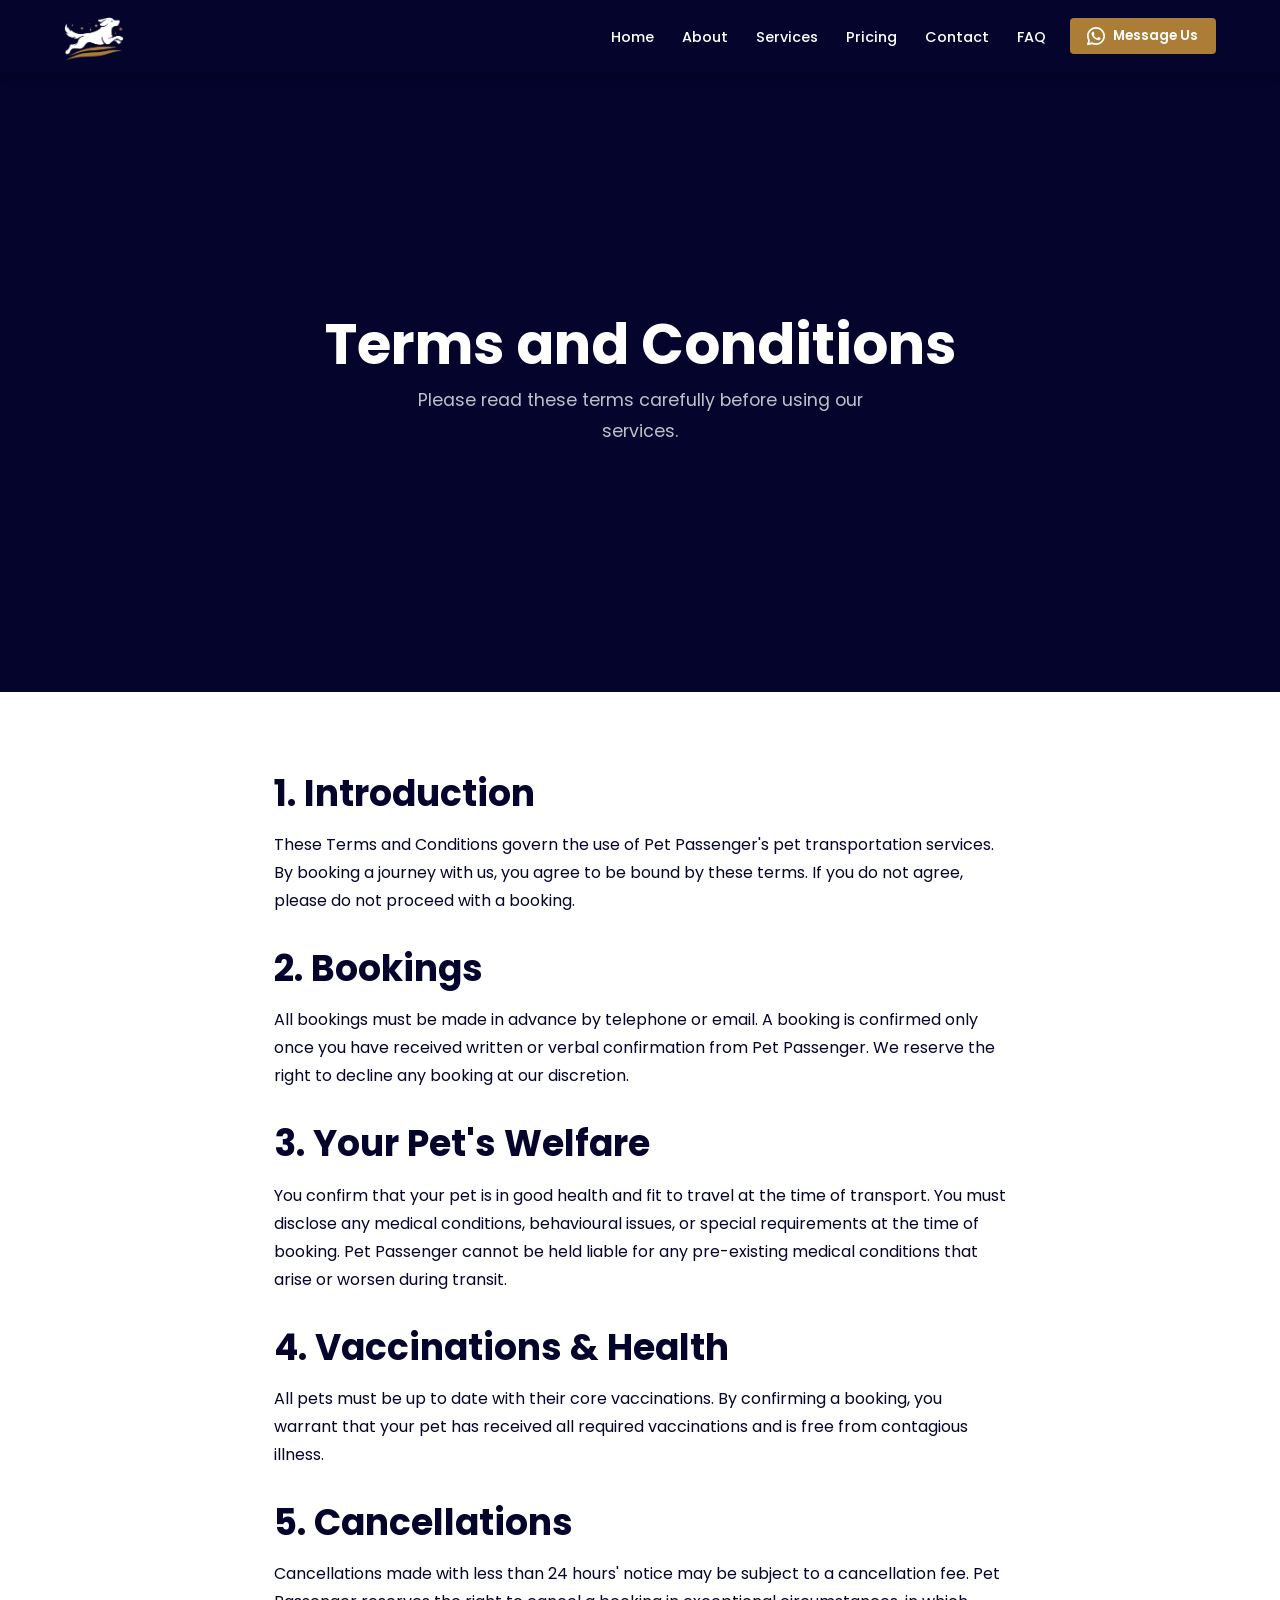
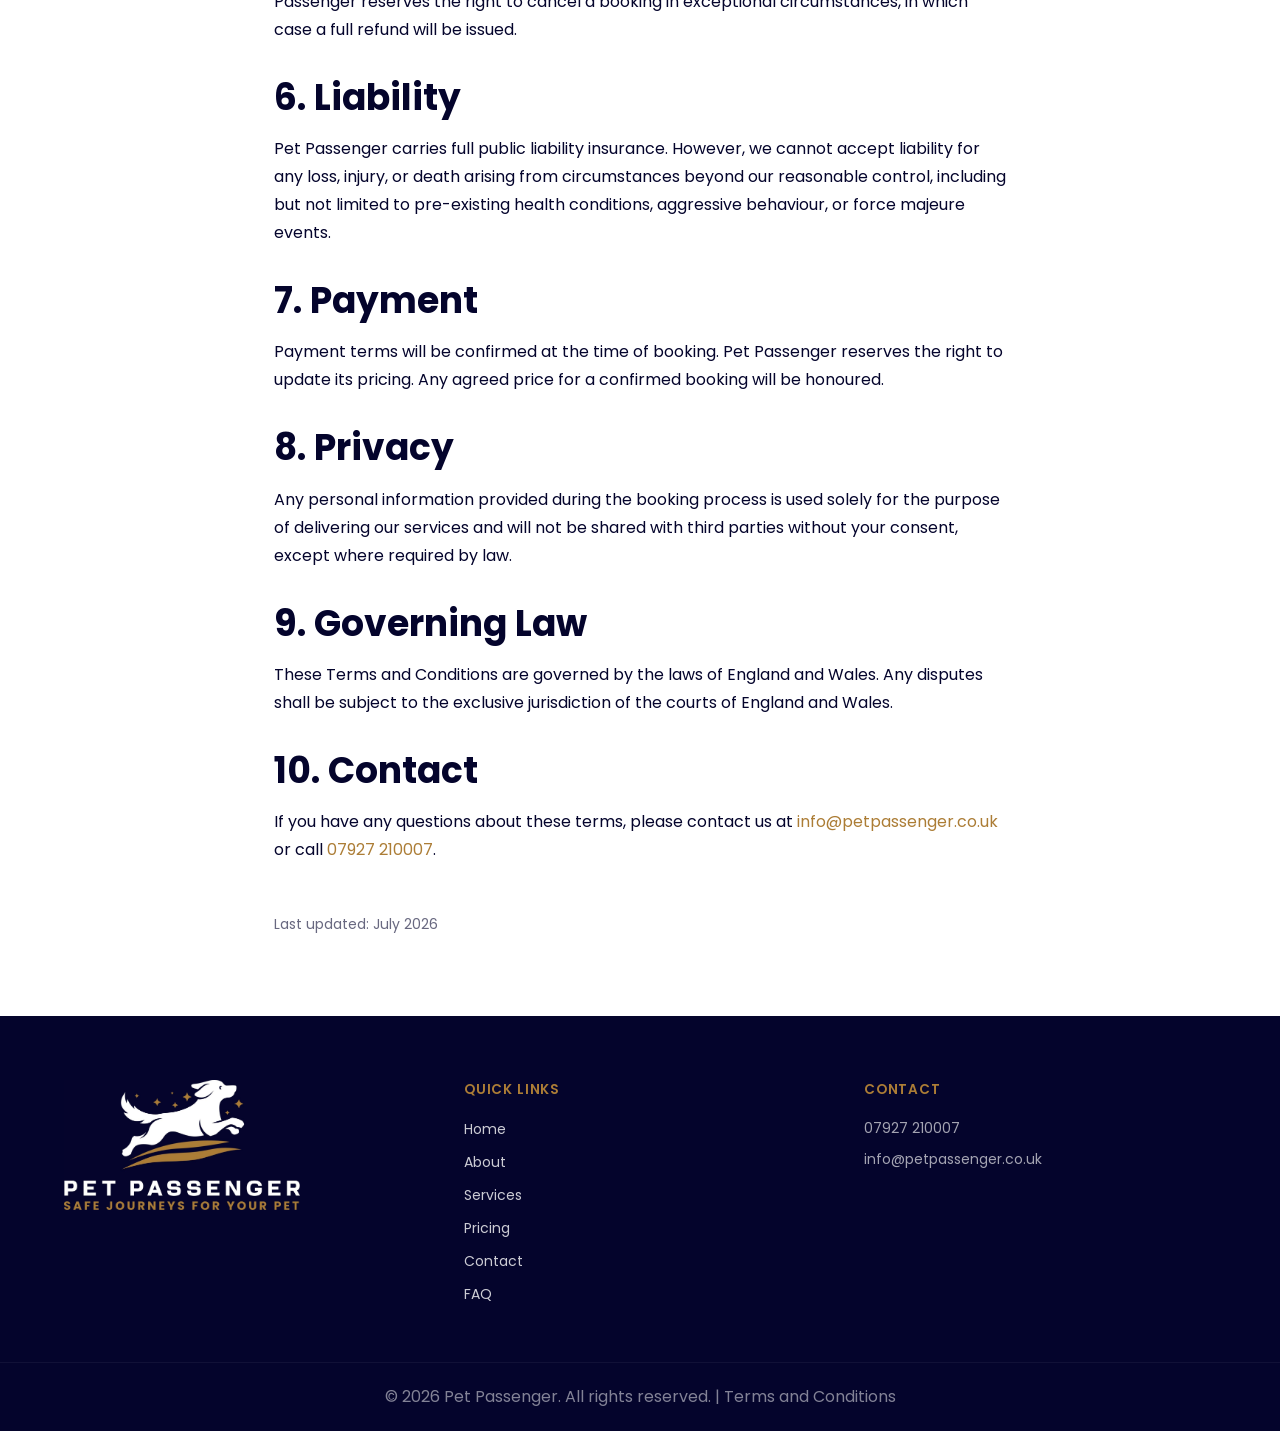
<file: terms-and-conditions.html>
<!doctype html>
<html lang="en">
  <head>
    <meta charset="UTF-8" />
    <meta name="viewport" content="width=device-width, initial-scale=1.0" />
    <title>Terms and Conditions — Pet Passenger</title>
    <meta name="description" content="Terms and Conditions for Pet Passenger pet transportation services." />
    <link rel="stylesheet" href="style.css" />
  </head>

  <body>
    <!-- NAV -->
    <nav class="nav">
      <div class="nav__inner">
        <a href="index.html" class="nav__logo">
          <img src="images/logo_dog_no_space.png" class="nav_icon" />
        </a>
        <button class="nav__hamburger" aria-label="Toggle menu" aria-expanded="false">
          <span></span><span></span><span></span>
        </button>
        <ul class="nav__links">
          <li><a href="index.html">Home</a></li>
          <li><a href="about.html">About</a></li>
          <li><a href="services.html">Services</a></li>
          <li><a href="pricing.html">Pricing</a></li>
          <li><a href="contact.html">Contact</a></li>
          <li><a href="faq.html">FAQ</a></li>
        </ul>
        <a href="https://wa.me/447927210007" target="_blank" rel="noopener noreferrer" class="btn btn--gold nav__cta" style="display:inline-flex;align-items:center;gap:0.5rem;"><svg xmlns="http://www.w3.org/2000/svg" viewBox="0 0 24 24" fill="currentColor" style="width:18px;height:18px;flex-shrink:0;" aria-hidden="true"><path d="M17.472 14.382c-.297-.149-1.758-.867-2.03-.967-.273-.099-.471-.148-.67.15-.197.297-.767.966-.94 1.164-.173.199-.347.223-.644.075-.297-.15-1.255-.463-2.39-1.475-.883-.788-1.48-1.761-1.653-2.059-.173-.297-.018-.458.13-.606.134-.133.298-.347.446-.52.149-.174.198-.298.298-.497.099-.198.05-.371-.025-.52-.075-.149-.669-1.612-.916-2.207-.242-.579-.487-.5-.669-.51-.173-.008-.371-.01-.57-.01-.198 0-.52.074-.792.372-.272.297-1.04 1.016-1.04 2.479 0 1.462 1.065 2.875 1.213 3.074.149.198 2.096 3.2 5.077 4.487.709.306 1.262.489 1.694.625.712.227 1.36.195 1.871.118.571-.085 1.758-.719 2.006-1.413.248-.694.248-1.289.173-1.413-.074-.124-.272-.198-.57-.347z"/><path d="M12 0C5.373 0 0 5.373 0 12c0 2.124.558 4.121 1.535 5.857L.057 23.428a.75.75 0 0 0 .921.921l5.571-1.478A11.952 11.952 0 0 0 12 24c6.627 0 12-5.373 12-12S18.627 0 12 0zm0 21.75a9.694 9.694 0 0 1-4.947-1.355l-.355-.211-3.683.976.991-3.617-.23-.373A9.722 9.722 0 0 1 2.25 12C2.25 6.615 6.615 2.25 12 2.25S21.75 6.615 21.75 12 17.385 21.75 12 21.75z"/></svg> Message Us</a>
      </div>
    </nav>

    <!-- PAGE HERO -->
    <section class="page-hero section">
      <div class="container page-hero__content">
        <h1>Terms and Conditions</h1>
        <p>Please read these terms carefully before using our services.</p>
      </div>
    </section>

    <!-- CONTENT -->
    <section class="section">
      <div class="container" style="max-width: 780px;">

        <h2 style="margin-bottom: 1rem;">1. Introduction</h2>
        <p>These Terms and Conditions govern the use of Pet Passenger's pet transportation services. By booking a journey with us, you agree to be bound by these terms. If you do not agree, please do not proceed with a booking.</p>

        <h2 style="margin: 2rem 0 1rem;">2. Bookings</h2>
        <p>All bookings must be made in advance by telephone or email. A booking is confirmed only once you have received written or verbal confirmation from Pet Passenger. We reserve the right to decline any booking at our discretion.</p>

        <h2 style="margin: 2rem 0 1rem;">3. Your Pet's Welfare</h2>
        <p>You confirm that your pet is in good health and fit to travel at the time of transport. You must disclose any medical conditions, behavioural issues, or special requirements at the time of booking. Pet Passenger cannot be held liable for any pre-existing medical conditions that arise or worsen during transit.</p>

        <h2 style="margin: 2rem 0 1rem;">4. Vaccinations &amp; Health</h2>
        <p>All pets must be up to date with their core vaccinations. By confirming a booking, you warrant that your pet has received all required vaccinations and is free from contagious illness.</p>

        <h2 style="margin: 2rem 0 1rem;">5. Cancellations</h2>
        <p>Cancellations made with less than 24 hours' notice may be subject to a cancellation fee. Pet Passenger reserves the right to cancel a booking in exceptional circumstances, in which case a full refund will be issued.</p>

        <h2 style="margin: 2rem 0 1rem;">6. Liability</h2>
        <p>Pet Passenger carries full public liability insurance. However, we cannot accept liability for any loss, injury, or death arising from circumstances beyond our reasonable control, including but not limited to pre-existing health conditions, aggressive behaviour, or force majeure events.</p>

        <h2 style="margin: 2rem 0 1rem;">7. Payment</h2>
        <p>Payment terms will be confirmed at the time of booking. Pet Passenger reserves the right to update its pricing. Any agreed price for a confirmed booking will be honoured.</p>

        <h2 style="margin: 2rem 0 1rem;">8. Privacy</h2>
        <p>Any personal information provided during the booking process is used solely for the purpose of delivering our services and will not be shared with third parties without your consent, except where required by law.</p>

        <h2 style="margin: 2rem 0 1rem;">9. Governing Law</h2>
        <p>These Terms and Conditions are governed by the laws of England and Wales. Any disputes shall be subject to the exclusive jurisdiction of the courts of England and Wales.</p>

        <h2 style="margin: 2rem 0 1rem;">10. Contact</h2>
        <p>If you have any questions about these terms, please contact us at <a href="mailto:info@petpassenger.co.uk" style="color: var(--gold);">info@petpassenger.co.uk</a> or call <a href="tel:+4407927210007" style="color: var(--gold);">07927 210007</a>.</p>

        <p style="margin-top: 3rem; opacity: 0.6; font-size: 0.875rem;">Last updated: July 2026</p>
      </div>
    </section>

    <!-- FOOTER -->
    <footer class="footer">
      <div class="footer__inner">
        <div class="footer__col">
          <img src="images/full_logo_no_space.jpg" alt="Pet Passenger logo" />
        </div>
        <div class="footer__col">
          <h3>Quick Links</h3>
          <ul>
            <li><a href="index.html">Home</a></li>
            <li><a href="about.html">About</a></li>
            <li><a href="services.html">Services</a></li>
            <li><a href="pricing.html">Pricing</a></li>
            <li><a href="contact.html">Contact</a></li>
            <li><a href="faq.html">FAQ</a></li>
          </ul>
        </div>
        <div class="footer__col">
          <h3>Contact</h3>
          <p><a href="tel:+4407927210007">07927 210007</a></p>
          <p><a href="mailto:info@petpassenger.co.uk">info@petpassenger.co.uk</a></p>
        </div>
      </div>
      <div class="footer__bottom">
        <p>&copy; 2026 Pet Passenger. All rights reserved. | <a href="terms-and-conditions.html">Terms and Conditions</a></p>
      </div>
    </footer>

    <script src="script.js"></script>
  </body>
</html>
</file>
<file: style.css>
/* === FONTS === */
@import url("https://fonts.googleapis.com/css2?family=Poppins:wght@400;500;600;700&display=swap");
@import url("https://fonts.googleapis.com/css2?family=DM+Serif+Display:ital@0;1&display=swap");

/* === VARIABLES === */
:root {
  --navy: #04042c;
  --gold: #ac7d36;
  --white: #ffffff;
  --font-main: "Poppins", sans-serif;
  --font-logo: "DM Serif Display", serif;
  --max-width: 1200px;
  --nav-height: 72px;
}

/* === RESET === */
*,
*::before,
*::after {
  box-sizing: border-box;
  margin: 0;
  padding: 0;
}
html {
  scroll-behavior: smooth;
  font-size: 16px;
  overflow-x: hidden;
}
body {
  font-family: var(--font-main);
  color: var(--navy);
  background: var(--white);
  padding-top: var(--nav-height);
  overflow-x: hidden;
  max-width: 100%;
}
img {
  max-width: 100%;
  display: block;
}
a {
  text-decoration: none;
  color: inherit;
}
ul {
  list-style: none;
}

/* === TYPOGRAPHY === */
h1 {
  font-size: clamp(2rem, 5vw, 3.5rem);
  font-weight: 700;
  line-height: 1;
}
h2 {
  font-size: clamp(1.5rem, 3vw, 2.25rem);
  font-weight: 700;
  line-height: 1.2;
}
h3 {
  font-size: 1.2rem;
  font-weight: 600;
}
p {
  font-size: 1rem;
  line-height: 1.75;
}

/* === BUTTONS === */
.btn {
  display: inline-block;
  padding: 0.75rem 1.75rem;
  border-radius: 4px;
  font-family: var(--font-main);
  font-weight: 600;
  font-size: 1rem;
  cursor: pointer;
  transition: opacity 0.2s;
  border: none;
  line-height: 1;
}
.btn:hover {
  opacity: 0.85;
}
.btn--gold {
  background: var(--gold);
  color: var(--white);
}
.btn--outline {
  background: transparent;
  border: 2px solid var(--gold);
  color: var(--gold);
}

/* === LAYOUT === */
.container {
  max-width: var(--max-width);
  margin: 0 auto;
  padding: 0 1.5rem;
}
.section {
  padding: 5rem 0;
}
.section--navy {
  background: var(--navy);
  color: var(--white);
}
.section--gold {
  background: var(--gold);
  color: var(--white);
}
.section__title {
  text-align: center;
  margin-bottom: 3rem;
}
.section__title h2 {
  margin-bottom: 0.75rem;
}
.section__title p {
  opacity: 0.75;
  max-width: 600px;
  margin: 0 auto;
}

/* === NAV === */
.nav {
  position: fixed;
  top: 0;
  left: 0;
  width: 100%;
  height: var(--nav-height);
  background: var(--navy);
  z-index: 1000;
  box-shadow: 0 2px 12px rgba(0, 0, 0, 0.2);
}
.nav__inner {
  max-width: var(--max-width);
  margin: 0 auto;
  padding: 0 1.5rem;
  height: 100%;
  display: flex;
  align-items: center;
  gap: 1.5rem;
}
.nav__logo {
  font-family: var(--font-logo);
  color: var(--white);
  font-size: 1.75rem;
  white-space: nowrap;
  margin-right: auto;
}
.nav_icon {
  height: 50px;
  width: auto;
  display: block;
  padding-top: 6px;
}
.nav__links {
  display: flex;
  gap: 1.75rem;
  align-items: center;
}
.nav__links a {
  color: var(--white);
  font-size: 0.9rem;
  font-weight: 500;
  transition: color 0.2s;
}
.nav__links a:hover,
.nav__links a.active {
  color: var(--gold);
}
.nav__cta {
  font-size: 0.85rem;
  padding: 0.55rem 1.1rem;
  white-space: nowrap;
  flex-shrink: 0;
}
.nav__hamburger {
  display: none;
  flex-direction: column;
  gap: 5px;
  background: none;
  border: none;
  cursor: pointer;
  padding: 0.25rem;
  margin-left: auto;
}
.nav__hamburger span {
  display: block;
  width: 24px;
  height: 2px;
  background: var(--white);
  transition:
    transform 0.3s,
    opacity 0.3s;
}

/* === FOOTER === */
.footer {
  background: var(--navy);
  color: var(--white);
  padding-top: 4rem;
}
.footer__inner {
  max-width: var(--max-width);
  margin: 0 auto;
  padding: 0 1.5rem 3rem;
  display: grid;
  grid-template-columns: repeat(3, 1fr);
  gap: 3rem;
}
.footer__logo {
  font-family: var(--font-logo);
  font-size: 1.5rem;
  display: block;
  margin-bottom: 0.5rem;
}
.footer__slogan {
  font-size: 0.875rem;
  opacity: 0.7;
}
.footer__col img {
  max-height: 130px;
  width: auto;
  max-width: 100%;
}
.footer__col h3 {
  font-size: 0.85rem;
  font-weight: 600;
  margin-bottom: 1rem;
  color: var(--gold);
  text-transform: uppercase;
  letter-spacing: 0.06em;
}
.footer__col ul li {
  margin-bottom: 0.5rem;
}
.footer__col a,
.footer__col p {
  font-size: 0.875rem;
  opacity: 0.8;
  transition: opacity 0.2s;
}
.footer__col a:hover {
  opacity: 1;
}
.footer__col p {
  margin-bottom: 0.4rem;
}
.footer__bottom {
  border-top: 1px solid rgba(255, 255, 255, 0.1);
  text-align: center;
  padding: 1.25rem 1.5rem;
  font-size: 0.8rem;
  opacity: 0.5;
}

/* === PAGE HERO (inner pages) === */
.page-hero {
  background: var(--navy);
  color: var(--white);
  text-align: center;
  position: relative;
  overflow: hidden;
  min-height: 620px;
  display: flex;
  align-items: center;
}
.page-hero__bg {
  position: absolute;
  inset: 0;
  width: 100%;
  height: 100%;
  object-fit: cover;
  object-position: center;
  opacity: 0.2;
}
.page-hero__content {
  position: relative;
  z-index: 1;
  padding: 6rem 1.5rem;
  width: 100%;
}
@media (max-width: 768px) {
  .page-hero {
    min-height: 420px;
  }
  .page-hero__content {
    padding: 4rem 1.5rem;
  }
}
@media (max-width: 480px) {
  .page-hero {
    min-height: 320px;
  }
  .page-hero__content {
    padding: 3rem 1.5rem;
  }
}
.page-hero h1 {
  margin-bottom: 0.75rem;
}
.page-hero p {
  opacity: 0.75;
  font-size: 1.1rem;
  max-width: 520px;
  margin: 0 auto;
}

/* === CARD GRID === */
.card-grid {
  display: grid;
  grid-template-columns: repeat(auto-fit, minmax(240px, 1fr));
  gap: 2rem;
}
.card {
  background: var(--white);
  border-radius: 8px;
  padding: 2rem;
  box-shadow: 0 4px 20px rgba(4, 4, 44, 0.08);
  border-top: 3px solid var(--gold);
}
.card__icon {
  width: 44px;
  height: 44px;
  color: var(--gold);
  margin-bottom: 1.25rem;
}
.card h3 {
  margin-bottom: 0.75rem;
}
.card p {
  font-size: 0.925rem;
  opacity: 0.8;
}

/* === CTA BANNER === */
.cta-banner {
  text-align: center;
  padding: 4rem 0;
}
.cta-banner h2 {
  margin-bottom: 0.75rem;
}
.cta-banner p {
  opacity: 0.9;
  font-size: 1.05rem;
}

/* === RESPONSIVE — NAV === */
@media (max-width: 768px) {
  .nav__hamburger {
    display: flex;
  }
  .nav__links {
    display: none;
    position: absolute;
    top: var(--nav-height);
    left: 0;
    width: 100%;
    flex-direction: column;
    align-items: flex-start;
    background: var(--navy);
    padding: 1rem 1.5rem 1.5rem;
    gap: 1rem;
    border-top: 1px solid rgba(255, 255, 255, 0.1);
  }
  .nav__links.open {
    display: flex;
  }
  .nav__cta {
    display: none;
  }
}

/* === RESPONSIVE — FOOTER === */
@media (max-width: 768px) {
  .footer__inner {
    grid-template-columns: 1fr;
    gap: 2rem;
  }
}

/* === HERO === */
.hero {
  background-color: var(--navy);
  display: flex;
  justify-content: center;
  align-items: center;
  height: calc(100vh - var(--nav-height) - 110px);
  padding: 2rem;
  overflow: hidden;
}
.hero__bg {
  display: block;
  width: 40%;
  max-height: 100%;
  height: auto;
}
.hero__content {
  position: relative;
  z-index: 1;
  color: var(--white);
  padding: 5rem 1.5rem;
}
.hero__title {
  font-family: var(--font-logo);
  font-size: clamp(3.5rem, 9vw, 7rem);
  color: var(--white);
  margin-bottom: 0.75rem;
  line-height: 1;
}
.hero__slogan {
  font-family: var(--font-main);
  font-size: clamp(1.1rem, 2.5vw, 1.5rem);
  font-weight: 400;
  color: var(--gold);
  margin-bottom: 2rem;
}
.hero__cta {
  font-size: 1.1rem;
  padding: 0.9rem 2rem;
}

/* === TRUST BAR === */
.trust-bar {
  background: var(--gold);
  padding: 1.75rem 0;
}
.trust-bar__grid {
  display: flex;
  flex-wrap: wrap;
  justify-content: center;
  gap: 1.25rem 1rem;
  text-align: center;
}
.trust-bar__item {
  flex: 0 1 180px;
}
.trust-bar__item {
  display: flex;
  flex-direction: column;
  align-items: center;
  gap: 0.5rem;
  color: var(--white);
  font-weight: 600;
  font-size: 0.875rem;
}
.trust-bar__icon {
  width: 30px;
  height: 30px;
}

/* === ABOUT TEASER === */
.about-teaser__inner {
  display: grid;
  grid-template-columns: 1fr 1fr;
  gap: 4rem;
  align-items: center;
}
.about-teaser__text h2 {
  margin-bottom: 1.25rem;
}
.about-teaser__text p {
  opacity: 0.85;
}
.about-teaser__image img {
  width: 100%;
  height: auto;
  border-radius: 8px;
  display: block;
}

/* === TESTIMONIALS === */
.testimonials__grid {
  display: grid;
  grid-template-columns: repeat(auto-fit, minmax(260px, 1fr));
  gap: 2rem;
}
.testimonial {
  background: var(--white);
  border-left: 4px solid var(--gold);
  padding: 1.75rem;
  border-radius: 0 8px 8px 0;
  box-shadow: 0 4px 16px rgba(4, 4, 44, 0.07);
}
.testimonial p {
  font-style: italic;
  margin-bottom: 1rem;
}
.testimonial cite {
  font-size: 0.875rem;
  color: var(--gold);
  font-weight: 600;
  font-style: normal;
}

/* === RESPONSIVE — HOME === */
@media (max-width: 768px) {
  .hero {
    height: calc(100vh - var(--nav-height) - 170px);
    padding: 2rem 1.5rem;
  }
  .hero__bg {
    width: 70%;
  }
  .about-teaser__inner {
    grid-template-columns: 1fr;
  }

  .trust-bar__item {
    flex: 0 1 140px;
    font-size: 0.8rem;
  }
  .trust-bar__icon {
    width: 24px;
    height: 24px;
  }
}

@media (max-width: 480px) {
  .hero {
    height: calc(100vh - var(--nav-height) - 260px);
    padding: 1.5rem 1rem;
  }
  .hero__bg {
    width: 88%;
  }
  .nav_icon {
    height: 38px;
  }
  .trust-bar {
    padding: 1rem 0;
  }
  .trust-bar__item {
    flex: 0 1 130px;
    font-size: 0.75rem;
  }
  .trust-bar__icon {
    width: 22px;
    height: 22px;
  }
}

/* === STORY === */
.story__text {
  max-width: 720px;
  margin: 0 auto;
  text-align: center;
}
p.alone {
  font-size: 1.1rem;
  font-style: italic;
  text-align: center;
  max-width: 720px;
  margin: 2.5rem auto;
  padding: 1.5rem 0;
  border-top: 2px solid var(--gold);
  border-bottom: 2px solid var(--gold);
  color: var(--navy);
}
.story__body {
  max-width: 720px;
  margin: 1.5rem auto 0;
  text-align: justify;
}
.story__body p + p {
  margin-top: 1rem;
}
.story__text h2 {
  margin-bottom: 1.25rem;
}
.story__text p + p {
  margin-top: 1rem;
}

/* === TEAM === */
.team-grid {
  display: grid;
  grid-template-columns: repeat(3, 1fr);
  gap: 1.5rem;
}
.team-card {
  background: rgba(255, 255, 255, 0.07);
  border-radius: 8px;
  overflow: hidden;
}
.team-card__body {
  padding: 1.5rem;
}
.team-card__body h3 {
  margin-bottom: 0.5rem;
  color: var(--gold);
}
.team-card__body p {
  font-size: 0.9rem;
  opacity: 0.85;
}
.team-card__body p + p {
  margin-top: 0.6rem;
}
.team-card__role {
  font-size: 0.8rem !important;
  font-style: italic;
  color: var(--gold);
  opacity: 1 !important;
  margin-bottom: 0.6rem;
}
.team-card__qual-heading {
  margin-top: 0.75rem;
  margin-bottom: 0.4rem;
}
.team-card__quals {
  list-style: disc;
  padding-left: 1.25rem;
  margin-bottom: 0.75rem;
}
.team-card__quals li {
  font-size: 0.875rem;
  opacity: 0.85;
  margin-bottom: 0.3rem;
  line-height: 1.5;
}
@media (max-width: 600px) {
  .team-grid {
    grid-template-columns: 1fr;
  }
  .team-card img {
    height: 300px !important;
  }
}

/* === RESPONSIVE — ABOUT === */
@media (max-width: 768px) {
  .team-grid {
    grid-template-columns: 1fr;
    gap: 1.5rem;
  }
}

/* === SERVICES === */
.services-intro {
  max-width: 720px;
  font-size: 1.05rem;
  line-height: 1.8;
  text-align: center;
  margin: 0 auto 3rem;
}
.services-grid {
  display: flex;
  flex-wrap: wrap;
  justify-content: center;
  gap: 1.75rem;
}
.service-card {
  display: flex;
  flex: 1 1 300px;
  max-width: 370px;
  gap: 1.25rem;
  padding: 1.75rem;
  border-radius: 8px;
  box-shadow: 0 4px 20px rgba(4, 4, 44, 0.08);
  border-left: 4px solid var(--gold);
}
.service-card__icon {
  flex-shrink: 0;
  width: 40px;
  height: 40px;
  color: var(--gold);
}
.service-card__icon svg {
  width: 100%;
  height: 100%;
}
.service-card__body h3 {
  margin-bottom: 0.6rem;
}
.service-card__body p {
  font-size: 0.9rem;
  opacity: 0.8;
}

@media (max-width: 600px) {
  .service-card {
    flex-direction: column;
  }
}

/* === PRICING === */
.pricing-content {
  display: grid;
  grid-template-columns: 1fr 1fr;
  gap: 4rem;
  align-items: start;
}
.pricing-statement h2 {
  margin-bottom: 1.25rem;
}
.pricing-statement > p {
  margin-bottom: 1.5rem;
}
.pricing-factors {
  display: flex;
  flex-direction: column;
  gap: 1rem;
}
.pricing-factors li {
  display: flex;
  align-items: flex-start;
  gap: 0.75rem;
  font-size: 0.95rem;
  line-height: 1.5;
}
.pricing-factors li svg {
  width: 20px;
  height: 20px;
  color: var(--gold);
  flex-shrink: 0;
  margin-top: 2px;
}

.pricing-cta-box {
  background: var(--navy);
  color: var(--white);
  padding: 2.5rem;
  border-radius: 8px;
  text-align: center;
}
.pricing-cta-box h2 {
  margin-bottom: 1rem;
}
.pricing-cta-box > p {
  opacity: 0.85;
  margin-bottom: 2rem;
  font-size: 0.95rem;
}
.pricing-phone {
  font-size: 1.4rem;
  padding: 1rem 2.5rem;
  display: inline-flex;
  text-align: center;
}
.pricing-email-note {
  margin-top: 1.5rem;
  margin-bottom: 0.5rem;
  font-size: 0.875rem;
  opacity: 0.7;
}
.pricing-email-link {
  color: var(--gold);
  font-size: 0.95rem;
  font-weight: 500;
}
.pricing-email-link:hover {
  text-decoration: underline;
}

@media (max-width: 768px) {
  .pricing-content {
    grid-template-columns: 1fr;
    gap: 2.5rem;
  }
}

/* === CONTACT === */
.contact-layout {
  display: grid;
  grid-template-columns: 1fr 1fr;
  gap: 4rem;
  align-items: start;
}
.contact-primary h2 {
  margin-bottom: 1rem;
}
.contact-primary > p {
  margin-bottom: 2rem;
}
.contact-phone {
  display: block;
  font-size: clamp(2rem, 5vw, 3rem);
  font-weight: 700;
  color: var(--gold);
  margin-bottom: 2.5rem;
  line-height: 1;
}
.contact-phone:hover {
  text-decoration: underline;
}
.contact-details {
  display: flex;
  flex-direction: column;
  gap: 1.5rem;
}
.contact-detail {
  display: flex;
  gap: 1rem;
  align-items: flex-start;
}
.contact-detail svg {
  width: 22px;
  height: 22px;
  color: var(--gold);
  flex-shrink: 0;
  margin-top: 3px;
}
.contact-detail div {
  display: flex;
  flex-direction: column;
  gap: 0.2rem;
}
.contact-detail strong {
  font-size: 0.8rem;
  text-transform: uppercase;
  letter-spacing: 0.06em;
  color: var(--navy);
}
.contact-detail a,
.contact-detail span {
  font-size: 0.95rem;
  color: var(--navy);
}
.contact-detail a:hover {
  color: var(--gold);
}

.contact-map {
  border-radius: 8px;
  overflow: hidden;
  min-height: 380px;
}
.contact-map iframe {
  width: 100%;
  min-height: 380px;
  border: 0;
  display: block;
  border-radius: 8px;
}
.map-placeholder {
  background: #f4f4f4;
  min-height: 380px;
  display: flex;
  flex-direction: column;
  align-items: center;
  justify-content: center;
  border-radius: 8px;
  color: #888;
  text-align: center;
  padding: 2rem;
}

@media (max-width: 768px) {
  .contact-layout {
    grid-template-columns: 1fr;
  }
  .contact-phone {
    font-size: 2.25rem;
  }
}

/* === FAQ === */
.faq-container {
  max-width: 780px;
  margin: 0 auto;
}
.faq__item {
  border-bottom: 1px solid rgba(4, 4, 44, 0.12);
}
.faq__item:first-child {
  border-top: 1px solid rgba(4, 4, 44, 0.12);
}
.faq__question {
  width: 100%;
  display: flex;
  justify-content: space-between;
  align-items: center;
  padding: 1.5rem 0;
  background: none;
  border: none;
  cursor: pointer;
  font-family: var(--font-main);
  font-size: 1rem;
  font-weight: 600;
  color: var(--navy);
  text-align: left;
  gap: 1rem;
}
.faq__question:hover {
  color: var(--gold);
}
.faq__chevron {
  width: 20px;
  height: 20px;
  flex-shrink: 0;
  transition: transform 0.3s;
  color: var(--gold);
}
.faq__item.open .faq__chevron {
  transform: rotate(180deg);
}
.faq__answer {
  max-height: 0;
  overflow: hidden;
  transition: max-height 0.35s ease;
}
.faq__item.open .faq__answer {
  max-height: 400px;
}
.faq__answer p {
  padding-bottom: 1.5rem;
  font-size: 0.95rem;
  opacity: 0.8;
  line-height: 1.75;
}
</file>
